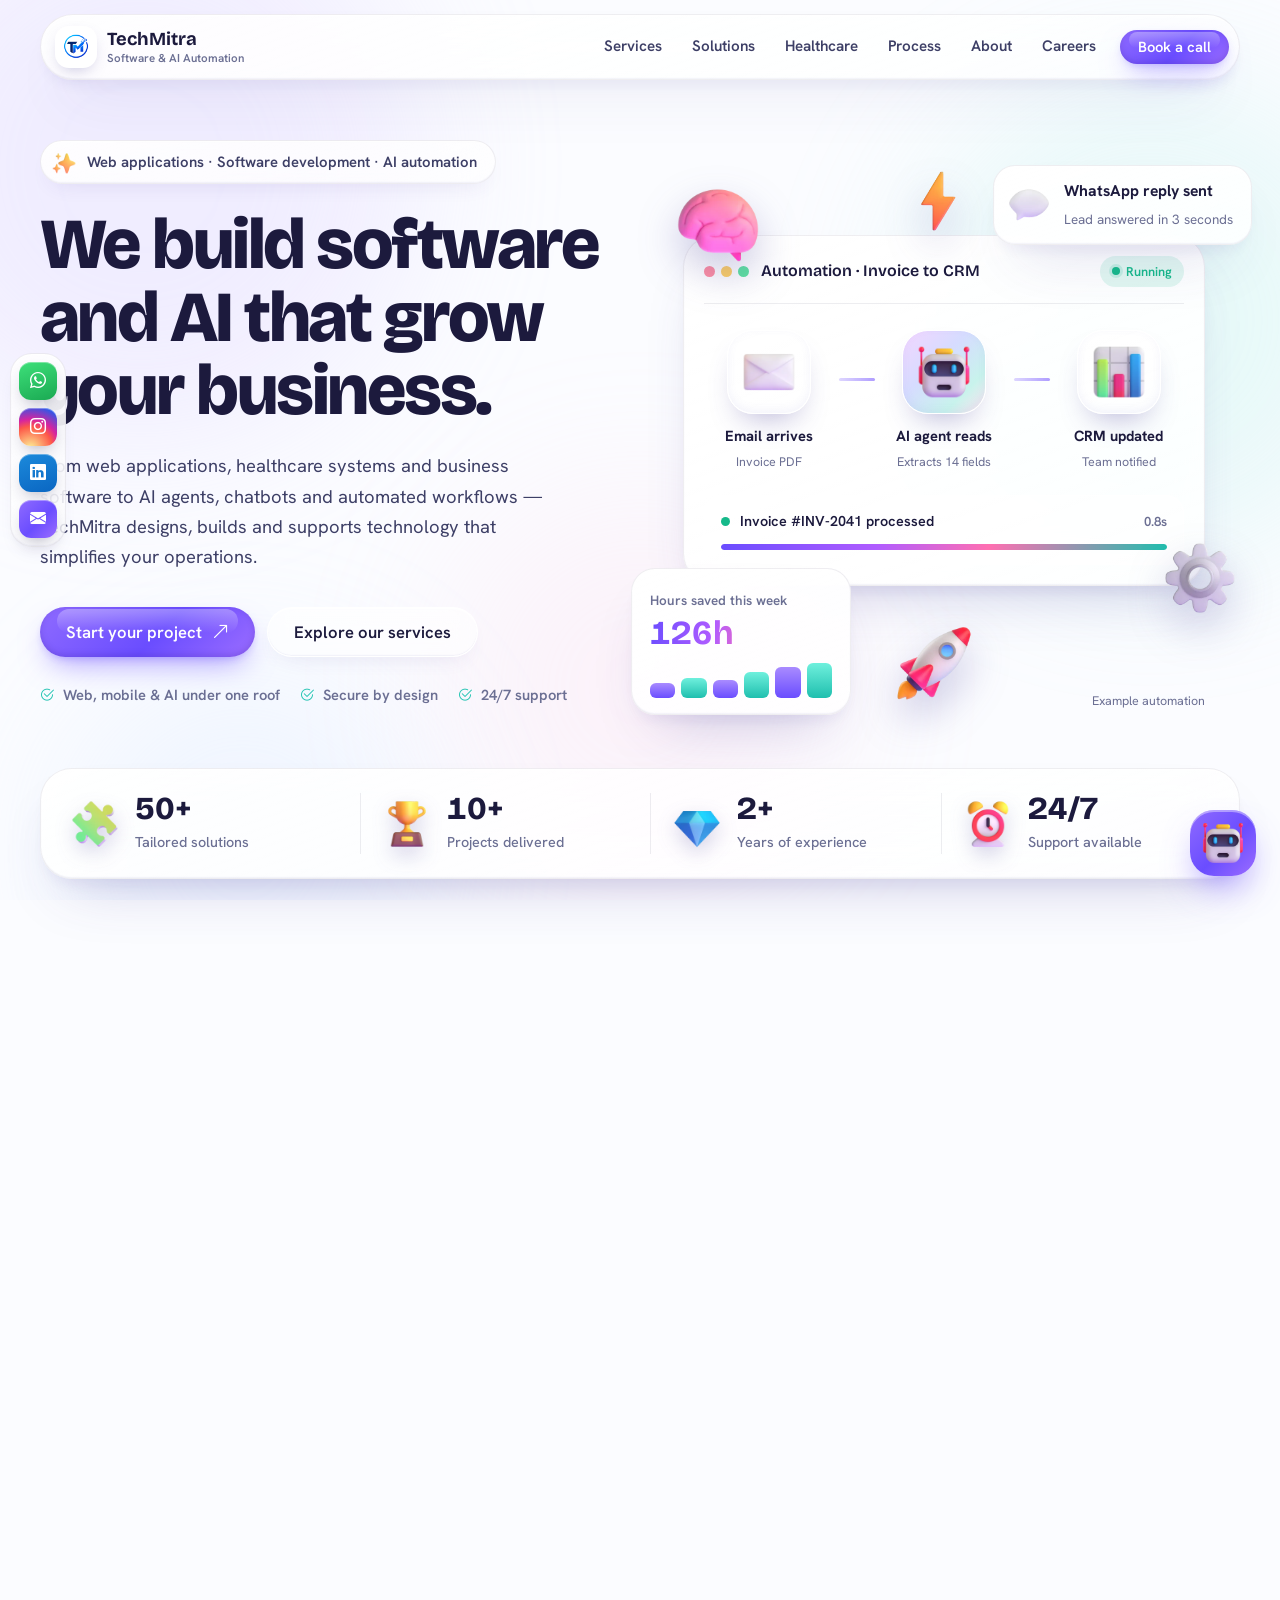
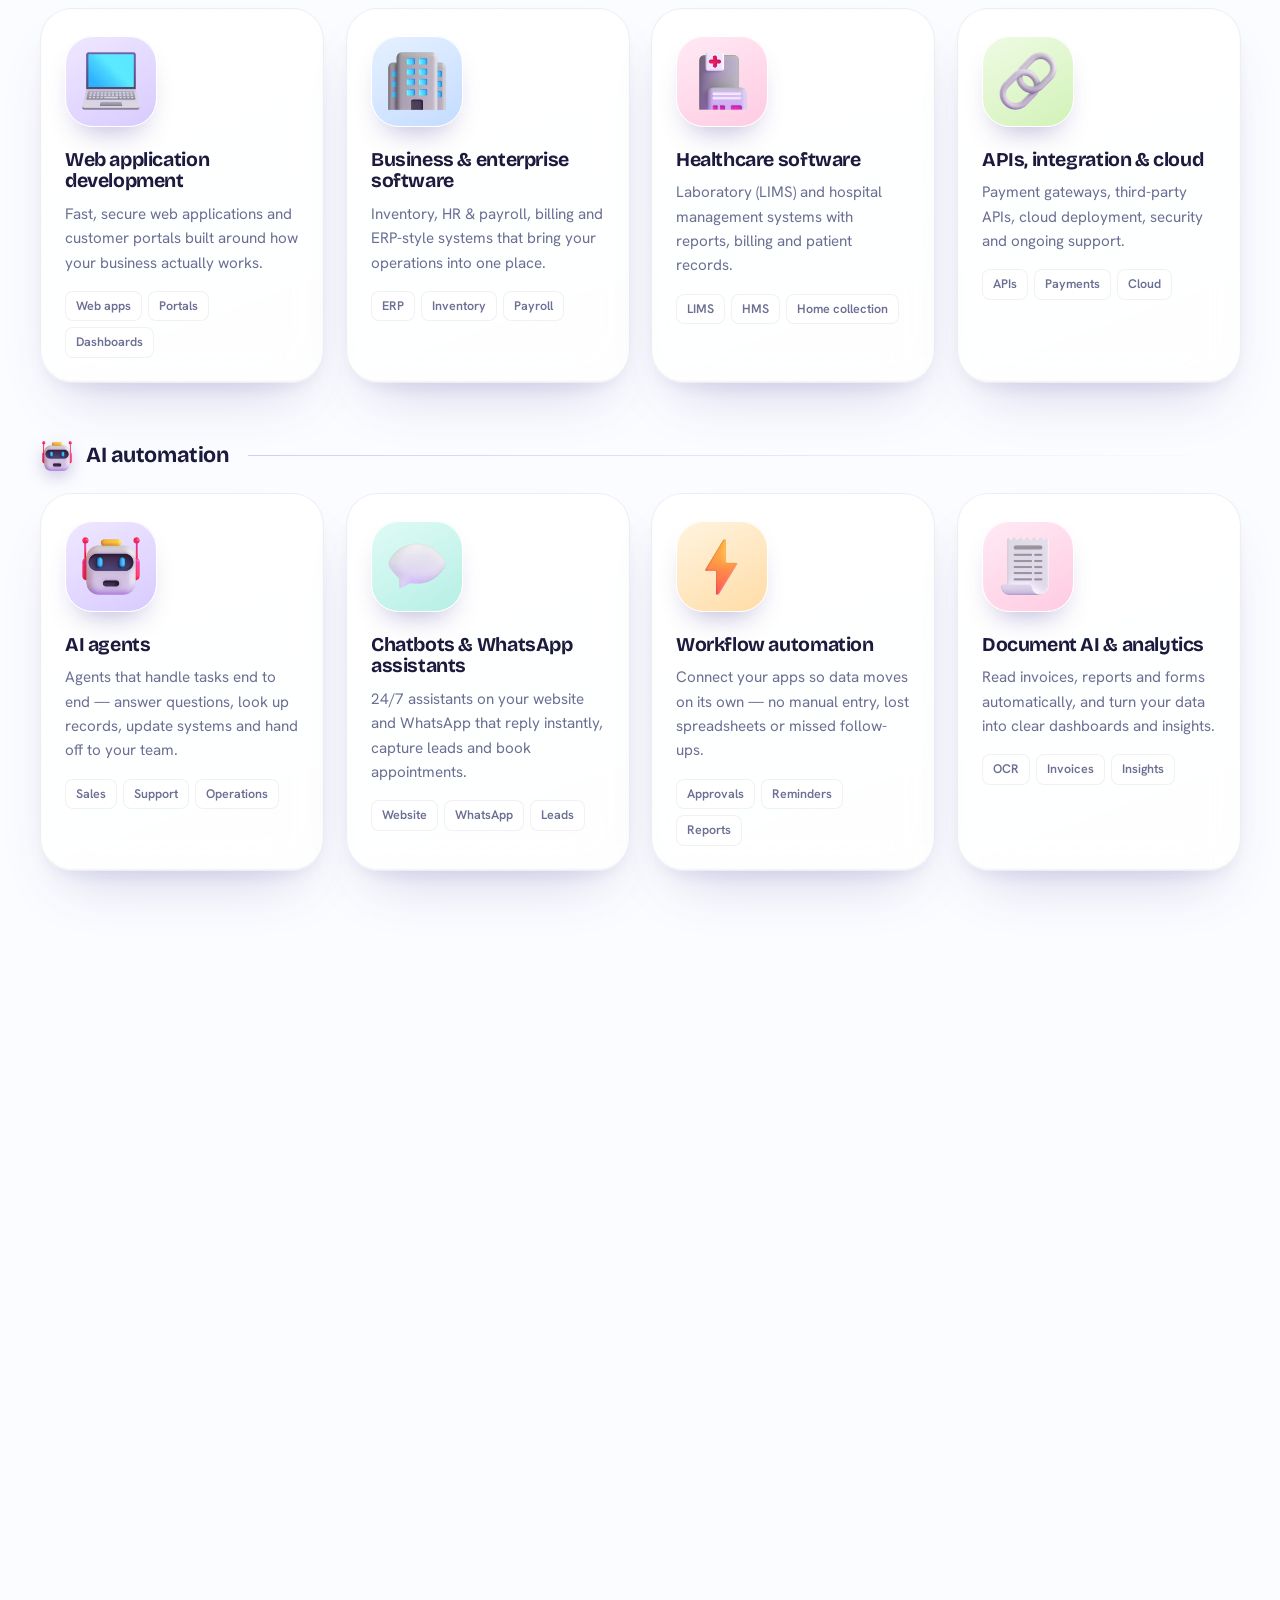
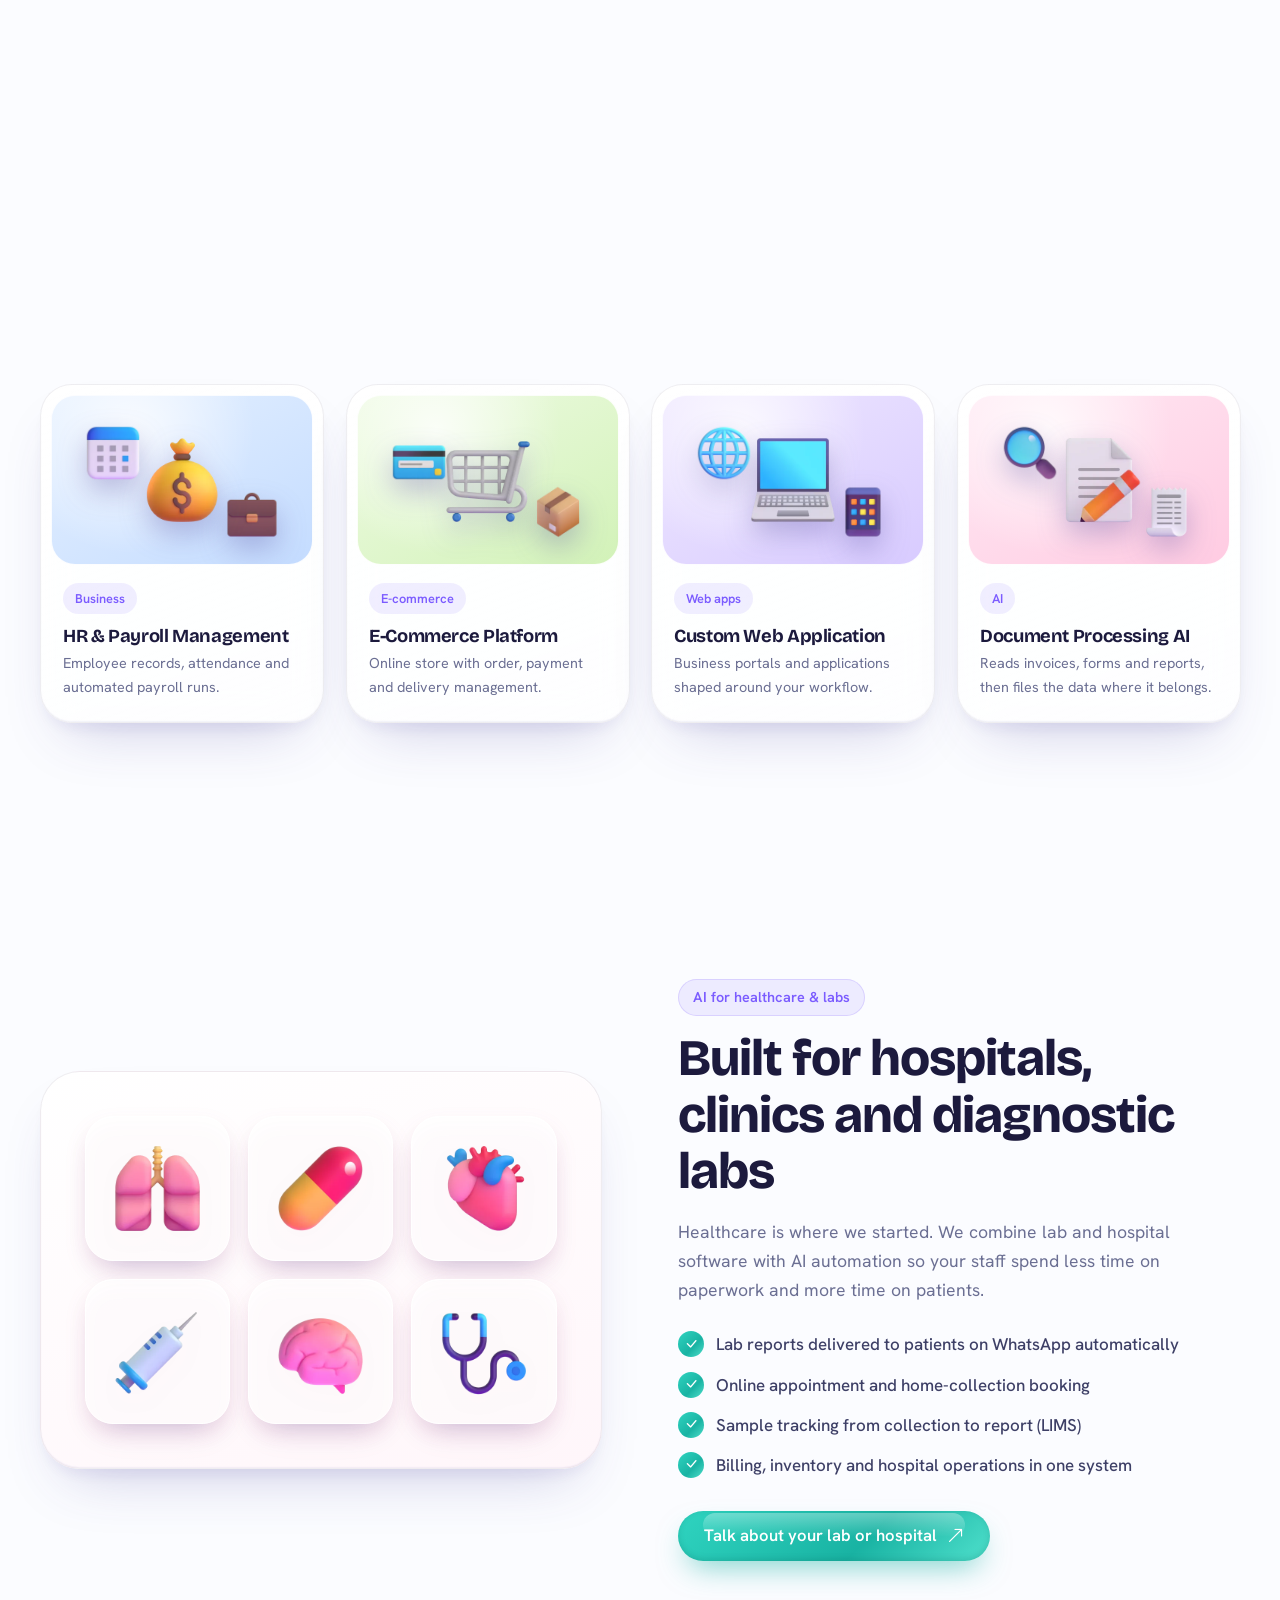
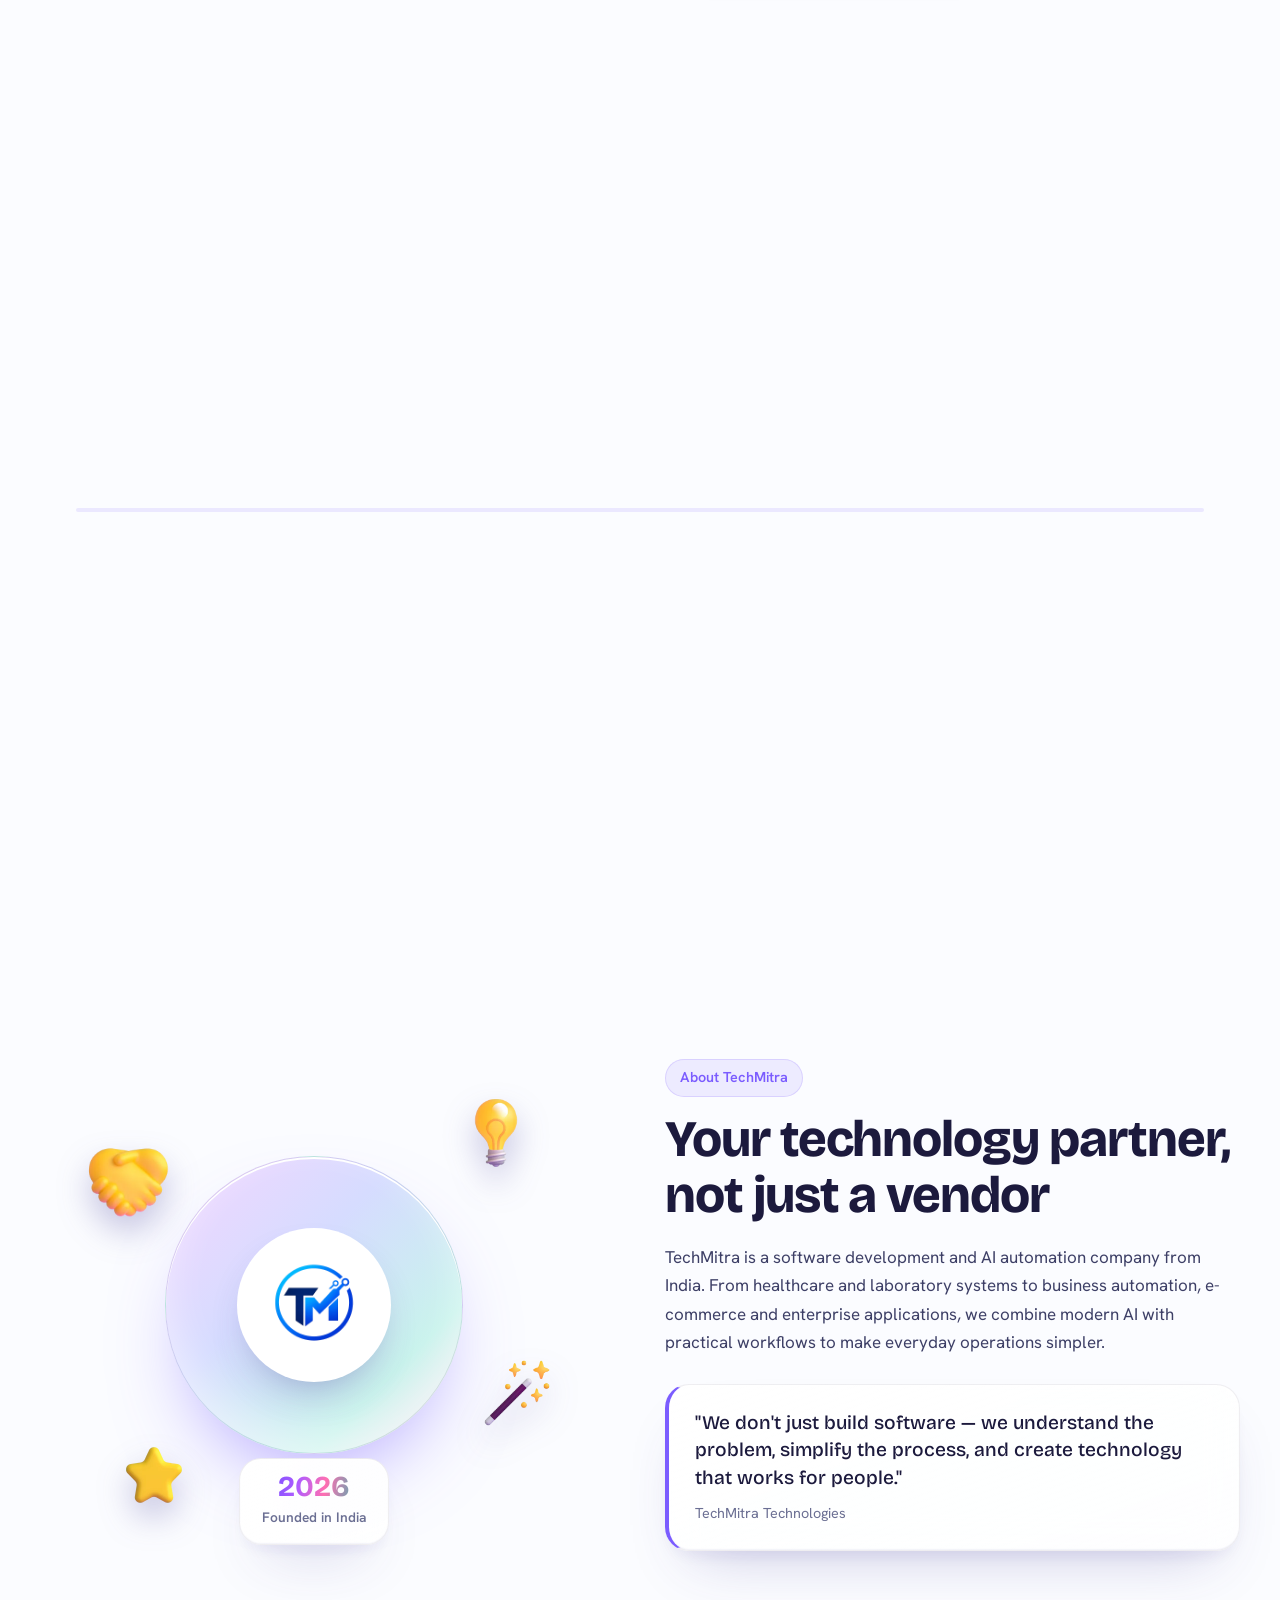
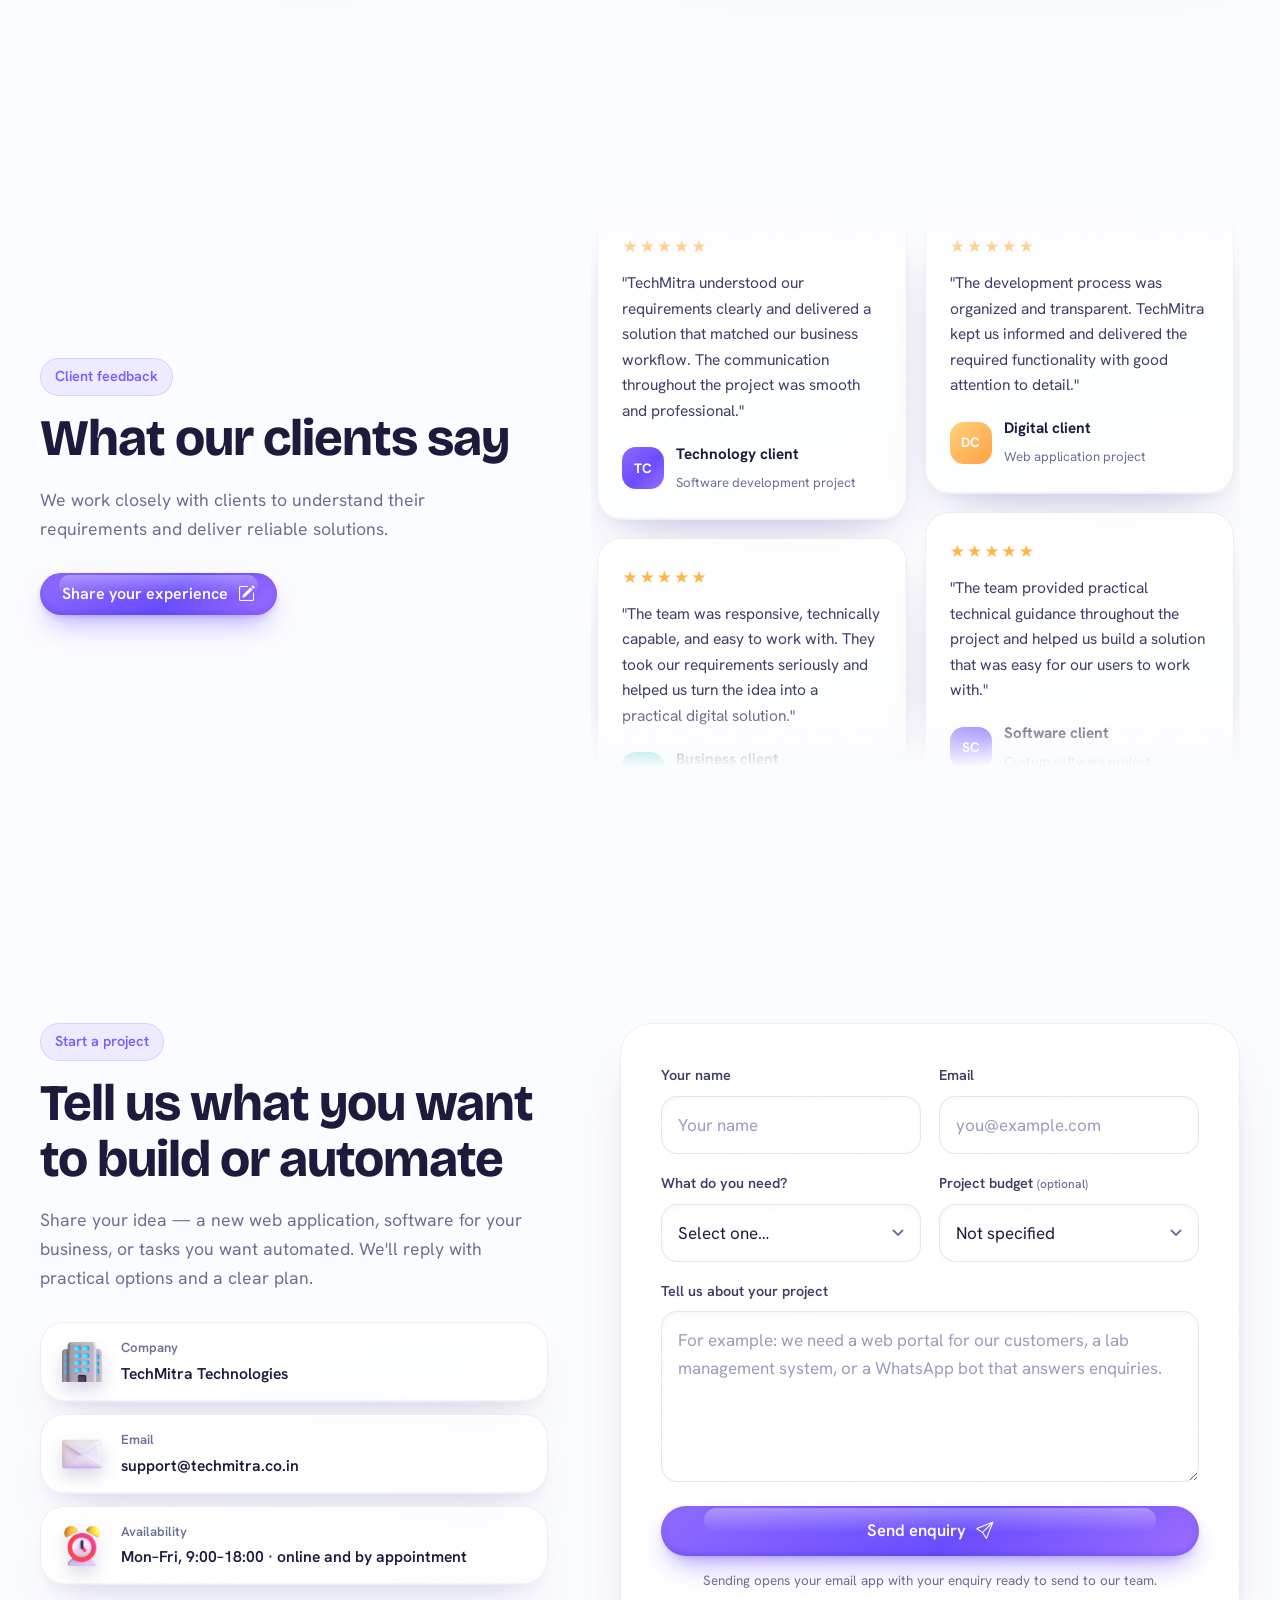
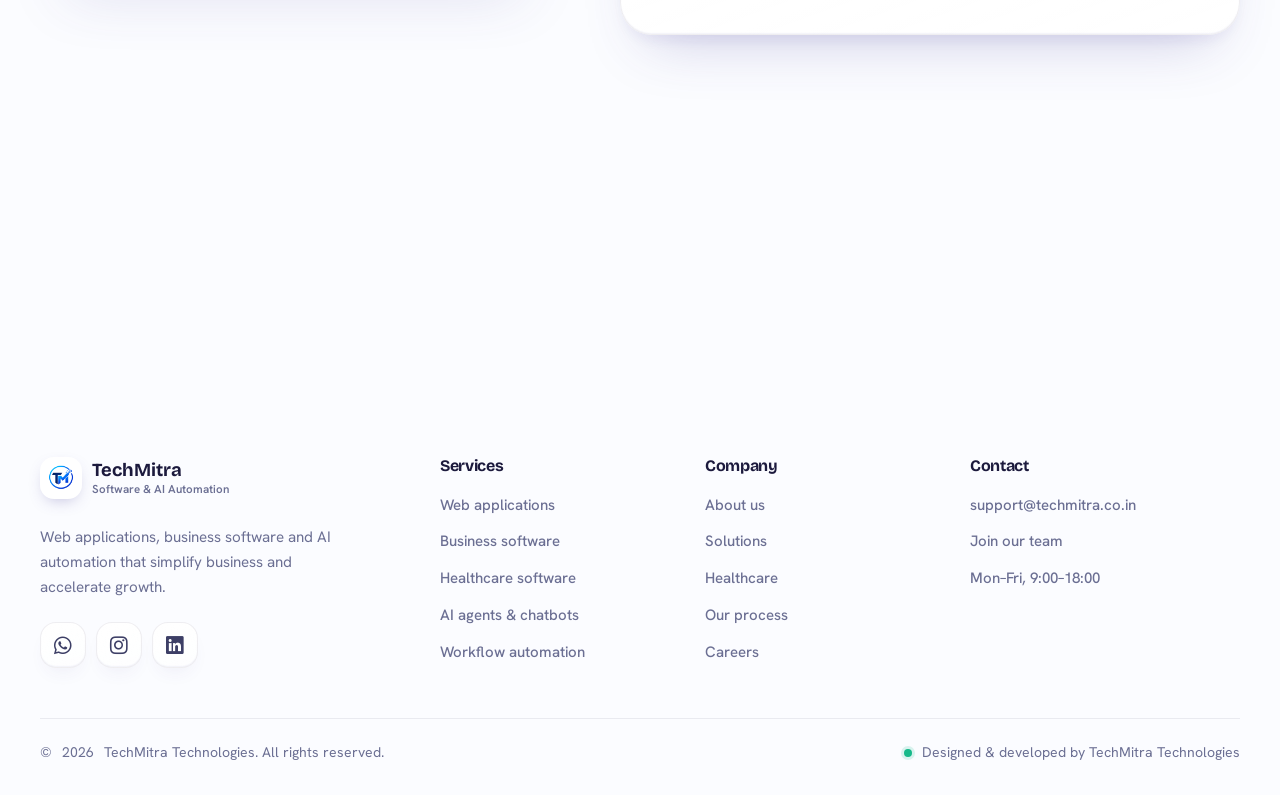
<file: index.html>
<!DOCTYPE html>
<html lang="en">
<head>
  <meta charset="UTF-8">
  <meta name="viewport" content="width=device-width, initial-scale=1.0">
  <title>TechMitra Technologies | Web Applications, Software Development & AI Automation</title>
  <meta name="description" content="TechMitra Technologies builds web applications, custom business software, healthcare systems (LIMS, HMS) and AI automation — AI agents, chatbots, WhatsApp assistants and automated workflows.">
  <meta name="keywords" content="AI automation agency, AI agents, AI chatbot, WhatsApp automation, workflow automation, document AI, LIMS, hospital management system, custom software development, TechMitra Technologies">
  <meta name="author" content="TechMitra Technologies">
  <meta name="theme-color" content="#fbfcff">
  <meta property="og:title" content="TechMitra Technologies | Web Applications, Software & AI Automation">
  <meta property="og:description" content="Web applications, business software and AI automation built around your business.">
  <meta property="og:type" content="website">
  <meta property="og:url" content="https://techmitra.co.in/">
  <meta property="og:image" content="https://techmitra.co.in/img/favicon.png">
  <link rel="icon" type="image/png" href="img/favicon.png">
  <link rel="apple-touch-icon" href="img/favicon.png">
  <link rel="preconnect" href="https://fonts.googleapis.com">
  <link rel="preconnect" href="https://fonts.gstatic.com" crossorigin>
  <link href="https://fonts.googleapis.com/css2?family=Bricolage+Grotesque:opsz,wght@12..96,400;12..96,500;12..96,600;12..96,700;12..96,800&family=Hanken+Grotesk:wght@400;500;600;700&display=swap" rel="stylesheet">
  <link rel="stylesheet" href="https://cdn.jsdelivr.net/npm/bootstrap-icons@1.13.1/font/bootstrap-icons.min.css">
  <link rel="stylesheet" href="css/style.css">
</head>
<body>

  <a class="skip-link" href="#main">Skip to content</a>

  <div class="aurora" aria-hidden="true">
    <span class="aurora__blob aurora__blob--a"></span>
    <span class="aurora__blob aurora__blob--b"></span>
    <span class="aurora__blob aurora__blob--c"></span>
    <span class="aurora__blob aurora__blob--d"></span>
  </div>

  <!-- ============ HEADER ============ -->
  <header class="nav" id="siteHeader">
    <div class="nav__bar glass">
      <a class="brand" href="#top" aria-label="TechMitra Technologies — home">
        <img src="img/favicon.png" alt="" class="brand__logo" width="40" height="40">
        <span class="brand__text">TechMitra <small>Software &amp; AI Automation</small></span>
      </a>

      <nav class="nav__links" id="mainNav" aria-label="Primary">
        <span class="nav__indicator" id="navIndicator" aria-hidden="true"></span>
        <a href="#services">Services</a>
        <a href="#Solutions">Solutions</a>
        <a href="#healthcare">Healthcare</a>
        <a href="#process">Process</a>
        <a href="#studio">About</a>
        <a href="careers.html">Careers</a>
        <a href="#contact" class="btn btn--primary btn--sm nav__cta">Book a call</a>
      </nav>

      <button class="nav__toggle" id="navToggle" aria-label="Open menu" aria-expanded="false" aria-controls="mainNav">
        <span></span><span></span><span></span>
      </button>
    </div>
  </header>
  <div class="nav-backdrop" id="navBackdrop" hidden></div>

  <main id="main">

    <!-- ============ HERO ============ -->
    <section class="hero" id="top">
      <div class="container hero__grid">
        <div class="hero__copy">
          <p class="pill-label glass" data-intro>
            <img src="img/3d/sparkles.webp" alt="" width="22" height="22">
            Web applications · Software development · AI automation
          </p>

          <h1 class="hero__title" data-intro>We build software and AI that grow your business.</h1>

          <p class="hero__lead" data-intro>
            From web applications, healthcare systems and business software to AI agents, chatbots and automated workflows — TechMitra designs, builds and supports technology that simplifies your operations.
          </p>

          <div class="hero__actions" data-intro>
            <a href="#contact" class="btn btn--primary btn--lg">Start your project <i class="bi bi-arrow-up-right"></i></a>
            <a href="#services" class="btn btn--glass btn--lg">Explore our services</a>
          </div>

          <ul class="hero__proof" data-intro>
            <li><i class="bi bi-check2-circle"></i> Web, mobile &amp; AI under one roof</li>
            <li><i class="bi bi-check2-circle"></i> Secure by design</li>
            <li><i class="bi bi-check2-circle"></i> 24/7 support</li>
          </ul>
        </div>

        <!-- Spatial glass scene -->
        <div class="scene" id="scene" aria-hidden="true">
          <div class="scene__window glass glass--hi" data-depth="10">
            <div class="window__bar">
              <span class="dots"><i></i><i></i><i></i></span>
              <strong>Automation · Invoice to CRM</strong>
              <span class="chip chip--live"><span class="live-dot"></span> Running</span>
            </div>

            <div class="flow">
              <div class="flow__node">
                <span class="flow__icon"><img src="img/3d/envelope.webp" alt=""></span>
                <strong>Email arrives</strong>
                <small>Invoice PDF</small>
              </div>
              <span class="flow__link"><i></i></span>
              <div class="flow__node flow__node--ai">
                <span class="flow__icon"><img src="img/3d/robot.webp" alt=""></span>
                <strong>AI agent reads</strong>
                <small>Extracts 14 fields</small>
              </div>
              <span class="flow__link"><i></i></span>
              <div class="flow__node">
                <span class="flow__icon"><img src="img/3d/chart.webp" alt=""></span>
                <strong>CRM updated</strong>
                <small>Team notified</small>
              </div>
            </div>

            <div class="window__log">
              <div class="log-row"><span class="log-dot log-dot--ok"></span><span id="logText">Invoice #INV-2041 processed</span><b id="logTime">0.8s</b></div>
              <div class="log-progress"><span></span></div>
            </div>
          </div>

          <div class="scene__toast glass glass--hi" data-depth="24">
            <img src="img/3d/chat.webp" alt="">
            <div>
              <strong>WhatsApp reply sent</strong>
              <span>Lead answered in 3 seconds</span>
            </div>
          </div>

          <div class="scene__stat glass glass--hi" data-depth="18">
            <span>Hours saved this week</span>
            <strong><span data-ticker="126">126</span>h</strong>
            <div class="mini-bars"><i style="--h:40%"></i><i style="--h:55%"></i><i style="--h:48%"></i><i style="--h:70%"></i><i style="--h:82%"></i><i style="--h:94%"></i></div>
          </div>

          <img class="float3d float3d--brain" src="img/3d/brain.webp" alt="" data-depth="34">
          <img class="float3d float3d--bolt" src="img/3d/bolt.webp" alt="" data-depth="40">
          <img class="float3d float3d--gear" src="img/3d/gear.webp" alt="" data-depth="28">
          <img class="float3d float3d--rocket" src="img/3d/rocket.webp" alt="" data-depth="46">

          <p class="scene__caption">Example automation</p>
        </div>
      </div>

      <div class="container">
        <div class="stats glass" data-reveal>
          <div class="stat"><img src="img/3d/puzzle.webp" alt="" width="52" height="52"><div><strong><span class="counter" data-target="50">0</span>+</strong><span>Tailored solutions</span></div></div>
          <div class="stat"><img src="img/3d/trophy.webp" alt="" width="52" height="52"><div><strong><span class="counter" data-target="10">0</span>+</strong><span>Projects delivered</span></div></div>
          <div class="stat"><img src="img/3d/gem.webp" alt="" width="52" height="52"><div><strong><span class="counter" data-target="2">0</span>+</strong><span>Years of experience</span></div></div>
          <div class="stat"><img src="img/3d/clock.webp" alt="" width="52" height="52"><div><strong>24/7</strong><span>Support available</span></div></div>
        </div>
      </div>
    </section>

    <!-- ============ TRUSTED ============ -->
    <section class="trusted" aria-label="Trusted by">
      <p class="trusted__title" data-reveal>Supporting businesses across healthcare, enterprise software and digital automation</p>
      <div class="marquee" data-reveal>
        <div class="marquee__track">
          <img src="img/medicore.png" alt="MediCore">
          <img src="img/nexasoft.png" alt="NexaSoft">
          <img src="img/datasphere.png" alt="DataSphere">
          <img src="img/cloudaxis.png" alt="CloudAxis">
          <img src="img/vertexone.png" alt="VertexOne">
          <img src="img/medicore.png" alt="" aria-hidden="true">
          <img src="img/nexasoft.png" alt="" aria-hidden="true">
          <img src="img/datasphere.png" alt="" aria-hidden="true">
          <img src="img/cloudaxis.png" alt="" aria-hidden="true">
          <img src="img/vertexone.png" alt="" aria-hidden="true">
        </div>
      </div>
    </section>

    <!-- ============ SERVICES ============ -->
    <section class="section" id="services" aria-label="Our services">
      <div class="container">
        <div class="section__head section__head--center" data-reveal>
          <p class="kicker">What we do</p>
          <h2 class="section__title">Web applications, software and AI automation</h2>
          <p class="section__lead">One team for everything you need — we design and develop your applications, then use AI to automate the repetitive work around them.</p>
        </div>

        <h3 class="group-title" data-reveal><img src="img/3d/laptop.webp" alt="" width="34" height="34"> Web &amp; software development</h3>
        <div class="services">
          <article class="service glass tilt" data-reveal>
            <span class="service__art service__art--violet"><img src="img/3d/laptop.webp" alt="" loading="lazy"></span>
            <h3>Web application development</h3>
            <p>Fast, secure web applications and customer portals built around how your business actually works.</p>
            <ul class="tags"><li>Web apps</li><li>Portals</li><li>Dashboards</li></ul>
          </article>
          <article class="service glass tilt" data-reveal>
            <span class="service__art service__art--sky"><img src="img/3d/office.webp" alt="" loading="lazy"></span>
            <h3>Business &amp; enterprise software</h3>
            <p>Inventory, HR &amp; payroll, billing and ERP-style systems that bring your operations into one place.</p>
            <ul class="tags"><li>ERP</li><li>Inventory</li><li>Payroll</li></ul>
          </article>
          <article class="service glass tilt" data-reveal>
            <span class="service__art service__art--pink"><img src="img/3d/hospital.webp" alt="" loading="lazy"></span>
            <h3>Healthcare software</h3>
            <p>Laboratory (LIMS) and hospital management systems with reports, billing and patient records.</p>
            <ul class="tags"><li>LIMS</li><li>HMS</li><li>Home collection</li></ul>
          </article>
          <article class="service glass tilt" data-reveal>
            <span class="service__art service__art--lime"><img src="img/3d/link.webp" alt="" loading="lazy"></span>
            <h3>APIs, integration &amp; cloud</h3>
            <p>Payment gateways, third-party APIs, cloud deployment, security and ongoing support.</p>
            <ul class="tags"><li>APIs</li><li>Payments</li><li>Cloud</li></ul>
          </article>
        </div>

        <h3 class="group-title" data-reveal><img src="img/3d/robot.webp" alt="" width="34" height="34"> AI automation</h3>
        <div class="services">
          <article class="service glass tilt" data-reveal>
            <span class="service__art service__art--violet"><img src="img/3d/robot.webp" alt="" loading="lazy"></span>
            <h3>AI agents</h3>
            <p>Agents that handle tasks end to end — answer questions, look up records, update systems and hand off to your team.</p>
            <ul class="tags"><li>Sales</li><li>Support</li><li>Operations</li></ul>
          </article>
          <article class="service glass tilt" data-reveal>
            <span class="service__art service__art--teal"><img src="img/3d/chat.webp" alt="" loading="lazy"></span>
            <h3>Chatbots &amp; WhatsApp assistants</h3>
            <p>24/7 assistants on your website and WhatsApp that reply instantly, capture leads and book appointments.</p>
            <ul class="tags"><li>Website</li><li>WhatsApp</li><li>Leads</li></ul>
          </article>
          <article class="service glass tilt" data-reveal>
            <span class="service__art service__art--amber"><img src="img/3d/bolt.webp" alt="" loading="lazy"></span>
            <h3>Workflow automation</h3>
            <p>Connect your apps so data moves on its own — no manual entry, lost spreadsheets or missed follow-ups.</p>
            <ul class="tags"><li>Approvals</li><li>Reminders</li><li>Reports</li></ul>
          </article>
          <article class="service glass tilt" data-reveal>
            <span class="service__art service__art--pink"><img src="img/3d/receipt.webp" alt="" loading="lazy"></span>
            <h3>Document AI &amp; analytics</h3>
            <p>Read invoices, reports and forms automatically, and turn your data into clear dashboards and insights.</p>
            <ul class="tags"><li>OCR</li><li>Invoices</li><li>Insights</li></ul>
          </article>
        </div>
      </div>
    </section>

    <!-- ============ RESULTS ============ -->
    <section class="results" aria-label="What changes for your business">
      <div class="container">
        <div class="results__panel glass glass--hi" data-reveal>
          <div class="result"><img src="img/3d/hourglass.webp" alt="" loading="lazy"><strong>Hours back every week</strong><span>Repetitive tasks run on their own</span></div>
          <div class="result"><img src="img/3d/bolt.webp" alt="" loading="lazy"><strong>Instant replies</strong><span>Customers answered day and night</span></div>
          <div class="result"><img src="img/3d/target.webp" alt="" loading="lazy"><strong>Fewer errors</strong><span>No more copy-paste mistakes</span></div>
          <div class="result"><img src="img/3d/rocket.webp" alt="" loading="lazy"><strong>Grow without hiring</strong><span>Systems that scale with you</span></div>
        </div>
      </div>
    </section>

    <!-- ============ SOLUTIONS ============ -->
    <section class="section" id="Solutions" aria-label="Our solutions">
      <div class="container">
        <div class="section__head section__head--split">
          <div data-reveal>
            <p class="kicker">Our solutions</p>
            <h2 class="section__title">Projects &amp; systems we develop</h2>
          </div>
          <div class="filters glass" id="projectFilters" role="group" aria-label="Filter solutions by type" data-reveal>
            <span class="filters__pill" id="filterPill" aria-hidden="true"></span>
            <button class="filter-btn is-active" data-filter="all" aria-pressed="true">All</button>
            <button class="filter-btn" data-filter="ai" aria-pressed="false">AI</button>
            <button class="filter-btn" data-filter="healthcare" aria-pressed="false">Healthcare</button>
            <button class="filter-btn" data-filter="business" aria-pressed="false">Business</button>
            <button class="filter-btn" data-filter="web" aria-pressed="false">Web &amp; e-commerce</button>
          </div>
        </div>

        <div class="projects" id="projectsGrid">
          <article class="project glass tilt" data-category="ai" data-reveal>
            <div class="project__art project__art--violet"><img src="img/3d/robot.webp" alt="" class="a1" loading="lazy"><img src="img/3d/chat.webp" alt="" class="a2" loading="lazy"><img src="img/3d/telephone.webp" alt="" class="a3" loading="lazy"></div>
            <div class="project__body"><span class="tag">AI</span><h3>AI Customer Support Agent</h3><p>Answers customers on website and WhatsApp, books appointments and escalates to your team.</p></div>
          </article>
          <article class="project glass tilt" data-category="healthcare" data-reveal>
            <div class="project__art project__art--teal"><img src="img/3d/testtube.webp" alt="" class="a1" loading="lazy"><img src="img/3d/microscope.webp" alt="" class="a2" loading="lazy"><img src="img/3d/dna.webp" alt="" class="a3" loading="lazy"></div>
            <div class="project__body"><span class="tag">LIMS</span><h3>Laboratory Management System</h3><p>Sample tracking, automated reports and billing for diagnostic labs.</p></div>
          </article>
          <article class="project glass tilt" data-category="healthcare" data-reveal>
            <div class="project__art project__art--pink"><img src="img/3d/stethoscope.webp" alt="" class="a1" loading="lazy"><img src="img/3d/hospital.webp" alt="" class="a2" loading="lazy"><img src="img/3d/heart.webp" alt="" class="a3" loading="lazy"></div>
            <div class="project__body"><span class="tag">Healthcare</span><h3>Hospital Management System</h3><p>Hospital operations, patient records and appointments in one place.</p></div>
          </article>
          <article class="project glass tilt" data-category="business" data-reveal>
            <div class="project__art project__art--amber"><img src="img/3d/package.webp" alt="" class="a1" loading="lazy"><img src="img/3d/filebox.webp" alt="" class="a2" loading="lazy"><img src="img/3d/clipboard.webp" alt="" class="a3" loading="lazy"></div>
            <div class="project__body"><span class="tag">Enterprise</span><h3>Inventory Management System</h3><p>Stock, purchase and warehouse control with low-stock alerts.</p></div>
          </article>
          <article class="project glass tilt" data-category="business" data-reveal>
            <div class="project__art project__art--sky"><img src="img/3d/money.webp" alt="" class="a1" loading="lazy"><img src="img/3d/calendar.webp" alt="" class="a2" loading="lazy"><img src="img/3d/briefcase.webp" alt="" class="a3" loading="lazy"></div>
            <div class="project__body"><span class="tag">Business</span><h3>HR &amp; Payroll Management</h3><p>Employee records, attendance and automated payroll runs.</p></div>
          </article>
          <article class="project glass tilt" data-category="web" data-reveal>
            <div class="project__art project__art--lime"><img src="img/3d/cart.webp" alt="" class="a1" loading="lazy"><img src="img/3d/card.webp" alt="" class="a2" loading="lazy"><img src="img/3d/package.webp" alt="" class="a3" loading="lazy"></div>
            <div class="project__body"><span class="tag">E-commerce</span><h3>E-Commerce Platform</h3><p>Online store with order, payment and delivery management.</p></div>
          </article>
          <article class="project glass tilt" data-category="web" data-reveal>
            <div class="project__art project__art--violet"><img src="img/3d/laptop.webp" alt="" class="a1" loading="lazy"><img src="img/3d/globe.webp" alt="" class="a2" loading="lazy"><img src="img/3d/phone.webp" alt="" class="a3" loading="lazy"></div>
            <div class="project__body"><span class="tag">Web apps</span><h3>Custom Web Application</h3><p>Business portals and applications shaped around your workflow.</p></div>
          </article>
          <article class="project glass tilt" data-category="ai" data-reveal>
            <div class="project__art project__art--pink"><img src="img/3d/memo.webp" alt="" class="a1" loading="lazy"><img src="img/3d/search.webp" alt="" class="a2" loading="lazy"><img src="img/3d/receipt.webp" alt="" class="a3" loading="lazy"></div>
            <div class="project__body"><span class="tag">AI</span><h3>Document Processing AI</h3><p>Reads invoices, forms and reports, then files the data where it belongs.</p></div>
          </article>
        </div>
        <p id="filterEmpty" class="empty" hidden>No solutions in this category yet. Choose another filter or <a href="#contact">tell us what you need</a>.</p>
      </div>
    </section>

    <!-- ============ HEALTHCARE ============ -->
    <section class="section" id="healthcare" aria-label="AI for healthcare and labs">
      <div class="container health">
        <div class="health__art glass glass--hi" data-reveal aria-hidden="true">
          <img src="img/3d/lungs.webp" alt="" style="--i:0">
          <img src="img/3d/pill.webp" alt="" style="--i:1">
          <img src="img/3d/heart.webp" alt="" style="--i:2">
          <img src="img/3d/syringe.webp" alt="" style="--i:3">
          <img src="img/3d/brain.webp" alt="" style="--i:4">
          <img src="img/3d/stethoscope.webp" alt="" style="--i:5">
        </div>
        <div class="health__copy" data-reveal>
          <p class="kicker">AI for healthcare &amp; labs</p>
          <h2 class="section__title">Built for hospitals, clinics and diagnostic labs</h2>
          <p class="section__lead">Healthcare is where we started. We combine lab and hospital software with AI automation so your staff spend less time on paperwork and more time on patients.</p>
          <ul class="checks">
            <li><i class="bi bi-check-lg"></i> Lab reports delivered to patients on WhatsApp automatically</li>
            <li><i class="bi bi-check-lg"></i> Online appointment and home-collection booking</li>
            <li><i class="bi bi-check-lg"></i> Sample tracking from collection to report (LIMS)</li>
            <li><i class="bi bi-check-lg"></i> Billing, inventory and hospital operations in one system</li>
          </ul>
          <a href="#contact" class="btn btn--teal btn--lg">Talk about your lab or hospital <i class="bi bi-arrow-up-right"></i></a>
        </div>
      </div>
    </section>

    <!-- ============ PROCESS ============ -->
    <section class="section" id="process" aria-label="How we work">
      <div class="container">
        <div class="section__head section__head--center" data-reveal>
          <p class="kicker">How we work</p>
          <h2 class="section__title">From first call to working automation</h2>
          <p class="section__lead">A clear, step-by-step process — you see progress at every stage.</p>
        </div>

        <div class="timeline" id="timeline">
          <div class="timeline__rail" aria-hidden="true"><span class="timeline__fill" id="timelineFill"></span></div>
          <article class="step" data-reveal>
            <span class="step__node">1</span>
            <div class="step__card glass tilt">
              <img src="img/3d/search.webp" alt="" loading="lazy">
              <h3>Discover</h3>
              <p>We map your workflows and find the tasks worth automating first.</p>
            </div>
          </article>
          <article class="step" data-reveal>
            <span class="step__node">2</span>
            <div class="step__card glass tilt">
              <img src="img/3d/puzzle.webp" alt="" loading="lazy">
              <h3>Design</h3>
              <p>We plan the AI agents, integrations, data flow and security before building.</p>
            </div>
          </article>
          <article class="step" data-reveal>
            <span class="step__node">3</span>
            <div class="step__card glass tilt">
              <img src="img/3d/tools.webp" alt="" loading="lazy">
              <h3>Build &amp; test</h3>
              <p>We build in stages and test with your real data so it works on day one.</p>
            </div>
          </article>
          <article class="step" data-reveal>
            <span class="step__node">4</span>
            <div class="step__card glass tilt">
              <img src="img/3d/rocket.webp" alt="" loading="lazy">
              <h3>Launch &amp; improve</h3>
              <p>We deploy, train your team, monitor results and keep improving.</p>
            </div>
          </article>
        </div>
      </div>
    </section>

    <!-- ============ ABOUT ============ -->
    <section class="section" id="studio" aria-label="About TechMitra">
      <div class="container about">
        <div class="about__art" data-reveal aria-hidden="true">
          <div class="about__orb glass glass--hi">
            <img src="img/favicon.png" alt="" class="about__logo">
          </div>
          <img src="img/3d/handshake.webp" alt="" class="about__f about__f--1">
          <img src="img/3d/bulb.webp" alt="" class="about__f about__f--2">
          <img src="img/3d/wand.webp" alt="" class="about__f about__f--3">
          <img src="img/3d/star.webp" alt="" class="about__f about__f--4">
          <div class="about__badge glass glass--hi"><strong>2026</strong><span>Founded in India</span></div>
        </div>

        <div class="about__body" data-reveal>
          <p class="kicker">About TechMitra</p>
          <h2 class="section__title">Your technology partner, not just a vendor</h2>
          <p>TechMitra is a software development and AI automation company from India. From healthcare and laboratory systems to business automation, e-commerce and enterprise applications, we combine modern AI with practical workflows to make everyday operations simpler.</p>
          <blockquote class="quote glass">
            <p>"We don't just build software — we understand the problem, simplify the process, and create technology that works for people."</p>
            <cite>TechMitra Technologies</cite>
          </blockquote>
        </div>
      </div>
    </section>

    <!-- ============ TESTIMONIALS ============ -->
    <section class="section" aria-label="Client feedback">
      <div class="container voices">
        <div class="voices__intro" data-reveal>
          <p class="kicker">Client feedback</p>
          <h2 class="section__title">What our clients say</h2>
          <p class="section__lead">We work closely with clients to understand their requirements and deliver reliable solutions.</p>
          <button type="button" class="btn btn--primary" id="tmClientShareBtn">Share your experience <i class="bi bi-pencil-square"></i></button>
        </div>

        <div class="voices__wall" data-reveal>
          <div class="voices__col">
            <div class="voices__track">
              <article class="voice glass"><div class="stars">★★★★★</div><p>"TechMitra understood our requirements clearly and delivered a solution that matched our business workflow. The communication throughout the project was smooth and professional."</p><footer><span class="avatar">TC</span><div><strong>Technology client</strong><span>Software development project</span></div></footer></article>
              <article class="voice glass"><div class="stars">★★★★★</div><p>"The team was responsive, technically capable, and easy to work with. They took our requirements seriously and helped us turn the idea into a practical digital solution."</p><footer><span class="avatar avatar--teal">BC</span><div><strong>Business client</strong><span>Enterprise software project</span></div></footer></article>
              <article class="voice glass"><div class="stars">★★★★★</div><p>"From planning and development to testing and support, TechMitra maintained a clear and professional approach. The team was flexible when our requirements evolved."</p><footer><span class="avatar avatar--pink">PC</span><div><strong>Project client</strong><span>Digital solutions project</span></div></footer></article>
            </div>
          </div>
          <div class="voices__col voices__col--down">
            <div class="voices__track">
              <article class="voice glass"><div class="stars">★★★★★</div><p>"The development process was organized and transparent. TechMitra kept us informed and delivered the required functionality with good attention to detail."</p><footer><span class="avatar avatar--amber">DC</span><div><strong>Digital client</strong><span>Web application project</span></div></footer></article>
              <article class="voice glass"><div class="stars">★★★★★</div><p>"The team provided practical technical guidance throughout the project and helped us build a solution that was easy for our users to work with."</p><footer><span class="avatar">SC</span><div><strong>Software client</strong><span>Custom software project</span></div></footer></article>
            </div>
          </div>
        </div>
      </div>
    </section>

    <!-- ============ CONTACT ============ -->
    <section class="section" id="contact" aria-label="Contact TechMitra Technologies">
      <div class="container contact">
        <div class="contact__info" data-reveal>
          <p class="kicker">Start a project</p>
          <h2 class="section__title">Tell us what you want to build or automate</h2>
          <p class="section__lead">Share your idea — a new web application, software for your business, or tasks you want automated. We'll reply with practical options and a clear plan.</p>
          <ul class="contact__list">
            <li class="glass"><img src="img/3d/office.webp" alt="" width="46" height="46"><div><span>Company</span><strong>TechMitra Technologies</strong></div></li>
            <li class="glass"><img src="img/3d/envelope.webp" alt="" width="46" height="46"><div><span>Email</span><strong><a href="mailto:support@techmitra.co.in">support@techmitra.co.in</a></strong></div></li>
            <li class="glass"><img src="img/3d/clock.webp" alt="" width="46" height="46"><div><span>Availability</span><strong>Mon–Fri, 9:00–18:00 · online and by appointment</strong></div></li>
          </ul>
        </div>

        <div class="contact__form glass glass--hi" data-reveal>
          <form id="contactForm" novalidate>
            <div class="form-grid">
              <div class="field">
                <label for="cf-name">Your name</label>
                <input type="text" id="cf-name" name="name" placeholder="Your name" autocomplete="name" required maxlength="100">
                <span class="field__error">Enter your name.</span>
              </div>
              <div class="field">
                <label for="cf-email">Email</label>
                <input type="email" id="cf-email" name="email" placeholder="you@example.com" autocomplete="email" required maxlength="150">
                <span class="field__error">Enter a valid email address.</span>
              </div>
              <div class="field">
                <label for="cf-type">What do you need?</label>
                <select id="cf-type" name="type" required>
                  <option value="">Select one…</option>
                  <option>Web Application Development</option>
                  <option>Business / Enterprise Software</option>
                  <option>AI Agent / Chatbot</option>
                  <option>WhatsApp Automation</option>
                  <option>Workflow Automation</option>
                  <option>Document AI</option>
                  <option>Healthcare / Lab Software</option>
                                    <option>API &amp; System Integration</option>
                  <option>Other</option>
                </select>
                <span class="field__error">Choose a service.</span>
              </div>
              <div class="field">
                <label for="cf-budget">Project budget <small>(optional)</small></label>
                <select id="cf-budget" name="budget">
                  <option value="">Not specified</option>
                  <option>Not decided yet</option>
                  <option>Under ₹1 Lakh</option>
                  <option>₹1 Lakh – ₹5 Lakhs</option>
                  <option>₹5 Lakhs – ₹10 Lakhs</option>
                  <option>₹10 Lakhs+</option>
                </select>
              </div>
              <div class="field field--full">
                <label for="cf-message">Tell us about your project</label>
                <textarea id="cf-message" name="message" rows="5" maxlength="2000" placeholder="For example: we need a web portal for our customers, a lab management system, or a WhatsApp bot that answers enquiries." required></textarea>
                <span class="field__error">Add a few details (at least 10 characters).</span>
              </div>
            </div>
            <button type="submit" class="btn btn--primary btn--lg btn--block">Send enquiry <i class="bi bi-send"></i></button>
            <p class="form-note">Sending opens your email app with your enquiry ready to send to our team.</p>
            <div class="form-success" id="formSuccess" role="status" aria-live="polite">
              <i class="bi bi-check2-circle"></i>
              <span>Your email app is opening with the enquiry. Press send there and we'll reply as soon as possible.</span>
            </div>
          </form>
        </div>
      </div>
    </section>
  </main>

  <!-- ============ FOOTER ============ -->
  <footer class="footer">
    <div class="container">
      <div class="footer__cta glass glass--hi" data-reveal>
        <img src="img/3d/rocket.webp" alt="" class="footer__rocket" aria-hidden="true">
        <div>
          <h2>Have a project in mind?</h2>
          <p>Web app, business software or AI automation — let's plan it together.</p>
        </div>
        <a href="#contact" class="btn btn--primary btn--lg">Book a free call <i class="bi bi-arrow-up-right"></i></a>
      </div>

      <div class="footer__main">
        <div class="footer__brand">
          <a href="#top" class="brand" aria-label="TechMitra Technologies">
            <img src="img/favicon.png" alt="" class="brand__logo" width="40" height="40">
            <span class="brand__text">TechMitra <small>Software &amp; AI Automation</small></span>
          </a>
          <p>Web applications, business software and AI automation that simplify business and accelerate growth.</p>
          <div class="socials">
            <a href="https://wa.me/91XXXXXXXXXX" target="_blank" rel="noopener noreferrer" aria-label="WhatsApp" class="glass"><i class="bi bi-whatsapp"></i></a>
            <a href="https://www.instagram.com/techmitratechnologies" target="_blank" rel="noopener noreferrer" aria-label="Instagram" class="glass"><i class="bi bi-instagram"></i></a>
            <a href="https://www.linkedin.com/company/techmitra-technologies" target="_blank" rel="noopener noreferrer" aria-label="LinkedIn" class="glass"><i class="bi bi-linkedin"></i></a>
          </div>
        </div>
        <div class="footer__col">
          <h4>Services</h4>
          <a href="#services">Web applications</a>
          <a href="#services">Business software</a>
          <a href="#healthcare">Healthcare software</a>
          <a href="#services">AI agents &amp; chatbots</a>
          <a href="#services">Workflow automation</a>
        </div>
        <div class="footer__col">
          <h4>Company</h4>
          <a href="#studio">About us</a>
          <a href="#Solutions">Solutions</a>
          <a href="#healthcare">Healthcare</a>
          <a href="#process">Our process</a>
          <a href="careers.html">Careers</a>
        </div>
        <div class="footer__col">
          <h4>Contact</h4>
          <a href="mailto:support@techmitra.co.in">support@techmitra.co.in</a>
          <a href="careers.html">Join our team</a>
          <span>Mon–Fri, 9:00–18:00</span>
        </div>
      </div>

      <div class="footer__bottom">
        <span>© <span id="footerYear">2026</span> TechMitra Technologies. All rights reserved.</span>
        <span><span class="live-dot"></span> Designed &amp; developed by TechMitra Technologies</span>
      </div>
    </div>
  </footer>

  <nav class="dock glass" aria-label="Contact and social links">
    <a href="https://wa.me/91XXXXXXXXXX" target="_blank" rel="noopener noreferrer" aria-label="WhatsApp" data-label="Chat on WhatsApp" class="dock__wa"><i class="bi bi-whatsapp"></i></a>
    <a href="https://www.instagram.com/techmitratechnologies" target="_blank" rel="noopener noreferrer" aria-label="Instagram" data-label="Follow on Instagram" class="dock__ig"><i class="bi bi-instagram"></i></a>
    <a href="https://www.linkedin.com/company/techmitra-technologies" target="_blank" rel="noopener noreferrer" aria-label="LinkedIn" data-label="Connect on LinkedIn" class="dock__in"><i class="bi bi-linkedin"></i></a>
    <a href="mailto:support@techmitra.co.in" aria-label="Email" data-label="support@techmitra.co.in" class="dock__mail"><i class="bi bi-envelope-fill"></i></a>
  </nav>

  <nav class="rail" id="sectionRail" aria-label="Page sections">
    <span class="rail__line" aria-hidden="true"><span class="rail__fill" id="railFill"></span></span>
    <a href="#top" data-label="Home"><i></i></a>
    <a href="#services" data-label="Services"><i></i></a>
    <a href="#Solutions" data-label="Projects"><i></i></a>
    <a href="#healthcare" data-label="Healthcare"><i></i></a>
    <a href="#process" data-label="Process"><i></i></a>
    <a href="#studio" data-label="About"><i></i></a>
    <a href="#contact" data-label="Contact"><i></i></a>
  </nav>

  <button class="to-top glass" id="toTop" aria-label="Back to top"><i class="bi bi-arrow-up"></i></button>

  <!-- ============ FEEDBACK MODAL ============ -->
  <div class="modal" id="tmFeedbackOverlay" aria-hidden="true">
    <div class="modal__box glass glass--hi" role="dialog" aria-modal="true" aria-labelledby="feedbackTitle">
      <button type="button" class="modal__close" id="tmFeedbackClose" aria-label="Close feedback form"><i class="bi bi-x-lg"></i></button>
      <img src="img/3d/star.webp" alt="" class="modal__art" width="64" height="64">
      <h3 id="feedbackTitle">Share your feedback</h3>
      <p>We'd love to hear about your experience working with us.</p>
      <form id="tmFeedbackForm" novalidate>
        <div class="field">
          <label for="tmFeedbackName">Your name</label>
          <input type="text" id="tmFeedbackName" name="name" placeholder="Enter your name" maxlength="100" required>
        </div>
        <div class="field">
          <label id="ratingLabel">Rating</label>
          <div class="rating" id="tmFeedbackStars" role="radiogroup" aria-labelledby="ratingLabel">
            <button type="button" data-rating="1" aria-label="1 star">★</button>
            <button type="button" data-rating="2" aria-label="2 stars">★</button>
            <button type="button" data-rating="3" aria-label="3 stars">★</button>
            <button type="button" data-rating="4" aria-label="4 stars">★</button>
            <button type="button" data-rating="5" aria-label="5 stars">★</button>
          </div>
          <input type="hidden" id="tmFeedbackRating" name="rating" value="">
        </div>
        <div class="field">
          <label for="tmFeedbackType">Project type <small>(optional)</small></label>
          <select id="tmFeedbackType" name="projectType">
            <option value="">Select project type</option>
            <option>AI Automation</option>
            <option>Web Development</option>
            <option>Software Development</option>
            <option>Healthcare Software</option>
            <option>API Integration</option>
            <option>Other</option>
          </select>
        </div>
        <div class="field">
          <label for="tmFeedbackMessage">Your feedback</label>
          <textarea id="tmFeedbackMessage" name="feedback" rows="4" maxlength="1000" placeholder="Tell us about your experience…" required></textarea>
        </div>
        <p class="form-error" id="feedbackError" role="alert"></p>
        <div class="modal__actions">
          <button type="button" class="btn btn--glass" id="tmFeedbackCancel">Cancel</button>
          <button type="submit" class="btn btn--primary">Send feedback <i class="bi bi-send"></i></button>
        </div>
      </form>
    </div>
  </div>

  <!-- ============ CHATBOT ============ -->
  <div class="chat" id="tmChatbot">
    <button class="chat__launcher" id="tmChatbotButton" type="button" aria-label="Open TechMitra assistant" aria-expanded="false">
      <img src="img/3d/robot.webp" alt="" class="chat__icon-open">
      <i class="bi bi-x-lg chat__icon-close"></i>
      <span class="chat__ping"></span>
    </button>

    <div class="chat__window glass glass--hi" id="tmChatbotWindow" aria-hidden="true">
      <div class="chat__head">
        <span class="chat__avatar"><img src="img/3d/robot.webp" alt=""></span>
        <div>
          <strong>TechMitra Assistant</strong>
          <span><span class="live-dot"></span> Online</span>
        </div>
        <button class="chat__close" id="tmChatbotClose" type="button" aria-label="Close assistant"><i class="bi bi-dash-lg"></i></button>
      </div>
      <div class="chat__messages" id="tmChatbotMessages">
        <div class="msg msg--bot"><div class="msg__bubble"><p>Hello! 👋 Welcome to <strong>TechMitra</strong>. What would you like to build or automate?</p></div></div>
        <div class="chat__quick">
          <button type="button" data-chat="I want a web application developed.">Web application</button>
          <button type="button" data-chat="I want to know about your AI automation services.">AI automation</button>
          <button type="button" data-chat="I want a chatbot or WhatsApp assistant.">Chatbot / WhatsApp</button>
          <button type="button" data-chat="I want to know about your healthcare solutions.">Healthcare</button>
          <button type="button" data-chat="I want to contact TechMitra.">Contact us</button>
        </div>
      </div>
      <form class="chat__input" id="tmChatbotForm">
        <input type="text" id="tmChatbotInput" placeholder="Type your message…" autocomplete="off" maxlength="500" aria-label="Message">
        <button type="submit" aria-label="Send message"><i class="bi bi-send-fill"></i></button>
      </form>
    </div>
  </div>

  <script src="js/main.js"></script>
</body>
</html>
</file>
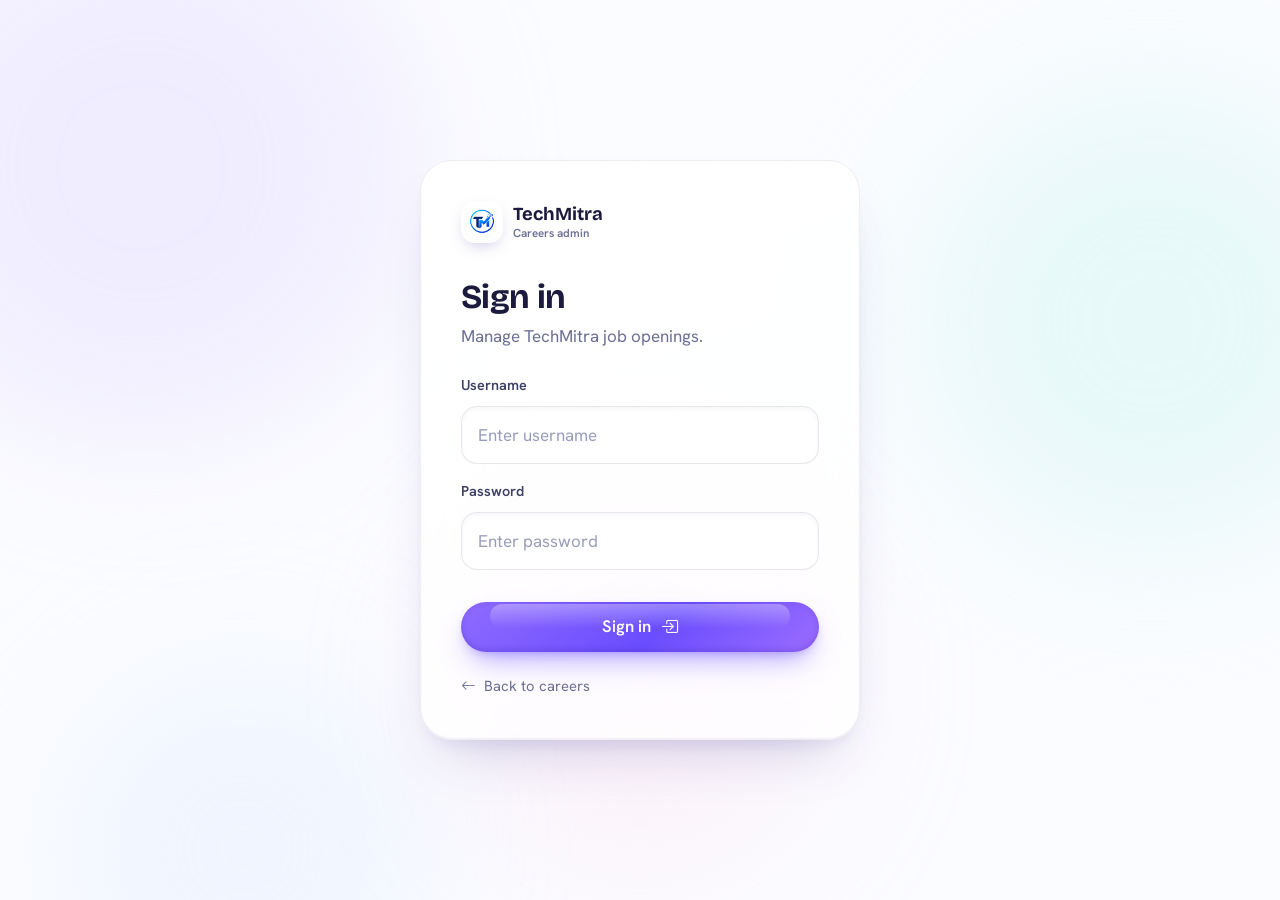
<file: admin.html>
<!DOCTYPE html>
<html lang="en">
<head>
  <meta charset="UTF-8">
  <meta name="viewport" content="width=device-width, initial-scale=1.0">
  <meta name="robots" content="noindex, nofollow">
  <title>Careers Admin | TechMitra</title>
  <meta name="theme-color" content="#fbfcff">
  <link rel="icon" type="image/png" href="img/favicon.png">
  <link rel="preconnect" href="https://fonts.googleapis.com">
  <link rel="preconnect" href="https://fonts.gstatic.com" crossorigin>
  <link href="https://fonts.googleapis.com/css2?family=Bricolage+Grotesque:opsz,wght@12..96,400;12..96,500;12..96,600;12..96,700;12..96,800&family=Hanken+Grotesk:wght@400;500;600;700&display=swap" rel="stylesheet">
  <link rel="stylesheet" href="https://cdn.jsdelivr.net/npm/bootstrap-icons@1.13.1/font/bootstrap-icons.min.css">
  <link rel="stylesheet" href="css/style.css">
  <link rel="stylesheet" href="css/careers.css">
</head>
<body class="admin-page">
  <div class="aurora" aria-hidden="true">
    <span class="aurora__blob aurora__blob--a"></span>
    <span class="aurora__blob aurora__blob--b"></span>
    <span class="aurora__blob aurora__blob--c"></span>
    <span class="aurora__blob aurora__blob--d"></span>
  </div>

  <!-- Login -->
  <section id="adminLogin" class="admin-login">
    <div class="admin-login-card glass glass--strong">
      <a href="index.html" class="brand admin-logo">
        <img src="img/favicon.png" alt="" class="brand__logo" width="40" height="40">
        <span class="brand__text">TechMitra <small>Careers admin</small></span>
      </a>

      <div class="admin-login-heading">
        <h1>Sign in</h1>
        <p>Manage TechMitra job openings.</p>
      </div>

      <form id="adminLoginForm">
        <div class="field">
          <label for="adminUsername">Username</label>
          <input type="text" id="adminUsername" placeholder="Enter username" autocomplete="username" required>
        </div>
        <div class="field">
          <label for="adminPassword">Password</label>
          <input type="password" id="adminPassword" placeholder="Enter password" autocomplete="current-password" required>
        </div>
        <div id="adminLoginError" class="admin-error" role="alert"></div>
        <button type="submit" class="btn btn--primary btn--lg btn--block">Sign in <i class="bi bi-box-arrow-in-right"></i></button>
      </form>

      <a href="careers.html" class="admin-back"><i class="bi bi-arrow-left"></i> Back to careers</a>
    </div>
  </section>

  <!-- Dashboard -->
  <section id="adminDashboard" class="admin-dashboard" style="display:none;">
    <header class="nav is-scrolled">
      <div class="nav__bar glass">
        <a href="careers.html" class="brand">
          <img src="img/favicon.png" alt="" class="brand__logo" width="40" height="40">
          <span class="brand__text">TechMitra <small>Careers admin</small></span>
        </a>
        <div class="admin-header-actions">
          <a href="careers.html" target="_blank" class="btn btn--glass btn--sm"><i class="bi bi-box-arrow-up-right"></i> View careers</a>
          <button id="adminLogout" class="btn btn--glass btn--sm admin-logout"><i class="bi bi-box-arrow-right"></i> Log out</button>
        </div>
      </div>
    </header>

    <main class="container admin-main">
      <div class="admin-title-row">
        <div>
          <p class="kicker">Dashboard</p>
          <h1 class="section__title">Careers management</h1>
          <p class="section__lead">Manage your job openings from one place.</p>
        </div>
        <button id="newJobButton" class="btn btn--primary btn--lg"><i class="bi bi-plus-lg"></i> Add position</button>
      </div>

      <div class="admin-stats">
        <div class="admin-stat-card glass tilt"><img src="img/3d/briefcase.webp" alt=""><span>Total jobs</span><strong id="totalJobs">0</strong></div>
        <div class="admin-stat-card glass tilt"><img src="img/3d/satellite.webp" alt=""><span>Published</span><strong id="publishedJobs">0</strong></div>
        <div class="admin-stat-card glass tilt"><img src="img/3d/hourglass.webp" alt=""><span>Expired</span><strong id="expiredJobs">0</strong></div>
        <div class="admin-stat-card glass tilt"><img src="img/3d/memo.webp" alt=""><span>Drafts</span><strong id="draftJobs">0</strong></div>
      </div>

      <div class="admin-jobs-box glass">
        <div class="admin-box-heading">
          <h2>Job positions</h2>
          <p>Edit, publish or remove openings.</p>
        </div>
        <div class="admin-table-wrapper">
          <table class="admin-table">
            <thead>
              <tr><th>Position</th><th>Type</th><th>Location</th><th>Expiry</th><th>Status</th><th>Actions</th></tr>
            </thead>
            <tbody id="adminJobsTable"></tbody>
          </table>
        </div>
      </div>
    </main>
  </section>

  <!-- Job form -->
  <div class="admin-modal" id="jobFormModal">
    <div class="admin-modal-overlay" id="jobFormOverlay"></div>
    <div class="admin-form-box glass glass--strong" role="dialog" aria-modal="true" aria-labelledby="jobFormTitle">
      <button class="career-modal-close" id="jobFormClose" aria-label="Close"><i class="bi bi-x-lg"></i></button>
      <div class="admin-form-heading">
        <h2 id="jobFormTitle">Add New Position</h2>
        <p>Add the job details below.</p>
      </div>

      <form id="jobForm">
        <input type="hidden" id="editJobId">
        <div class="admin-form-grid">
          <div class="admin-field full"><label for="jobTitle">Job title *</label><input type="text" id="jobTitle" placeholder=".NET Developer" required></div>
          <div class="admin-field"><label for="jobType">Job type *</label>
            <select id="jobType" required>
              <option value="Full Time">Full Time</option>
              <option value="Part Time">Part Time</option>
              <option value="Internship">Internship</option>
            </select>
          </div>
          <div class="admin-field"><label for="jobLocation">Location *</label><input type="text" id="jobLocation" placeholder="Hyderabad / Remote" required></div>
          <div class="admin-field"><label for="jobExperience">Experience *</label><input type="text" id="jobExperience" placeholder="2 - 4 Years" required></div>
          <div class="admin-field"><label for="jobDepartment">Department</label><input type="text" id="jobDepartment" placeholder="Engineering"></div>
          <div class="admin-field"><label for="jobSalary">Salary</label><input type="text" id="jobSalary" placeholder="Competitive"></div>
          <div class="admin-field"><label for="jobExpiry">Application deadline *</label><input type="date" id="jobExpiry" required></div>
          <div class="admin-field full"><label for="jobEmail">Application email</label><input type="email" id="jobEmail" placeholder="careers@techmitra.co.in"></div>
          <div class="admin-field full"><label for="jobSkills">Skills</label><input type="text" id="jobSkills" placeholder="C#, ASP.NET Core, SQL Server, Angular"><small>Separate skills with commas.</small></div>
          <div class="admin-field full"><label for="jobShortDescription">Short description *</label><textarea id="jobShortDescription" rows="3" placeholder="Short description shown on the job card…" required></textarea></div>
          <div class="admin-field full"><label for="jobDescription">Job description *</label><textarea id="jobDescription" rows="6" placeholder="Describe the role…" required></textarea></div>
          <div class="admin-field full"><label for="jobResponsibilities">Responsibilities</label><textarea id="jobResponsibilities" rows="5" placeholder="Develop and maintain applications&#10;Work with APIs&#10;Fix bugs"></textarea><small>One responsibility per line.</small></div>
          <div class="admin-field full"><label for="jobRequirements">Requirements</label><textarea id="jobRequirements" rows="5" placeholder="Strong C# knowledge&#10;ASP.NET Core experience&#10;SQL Server knowledge"></textarea><small>One requirement per line.</small></div>
          <div class="admin-publish-field full">
            <label class="admin-checkbox"><input type="checkbox" id="jobPublished" checked><span>Publish this position</span></label>
          </div>
        </div>
        <div class="admin-form-actions">
          <button type="button" id="cancelJobForm" class="btn btn--glass">Cancel</button>
          <button type="submit" class="btn btn--primary">Save position</button>
        </div>
      </form>
    </div>
  </div>

  <script src="js/careers.js"></script>
  <script src="js/glass-fx.js"></script>
</body>
</html>
</file>
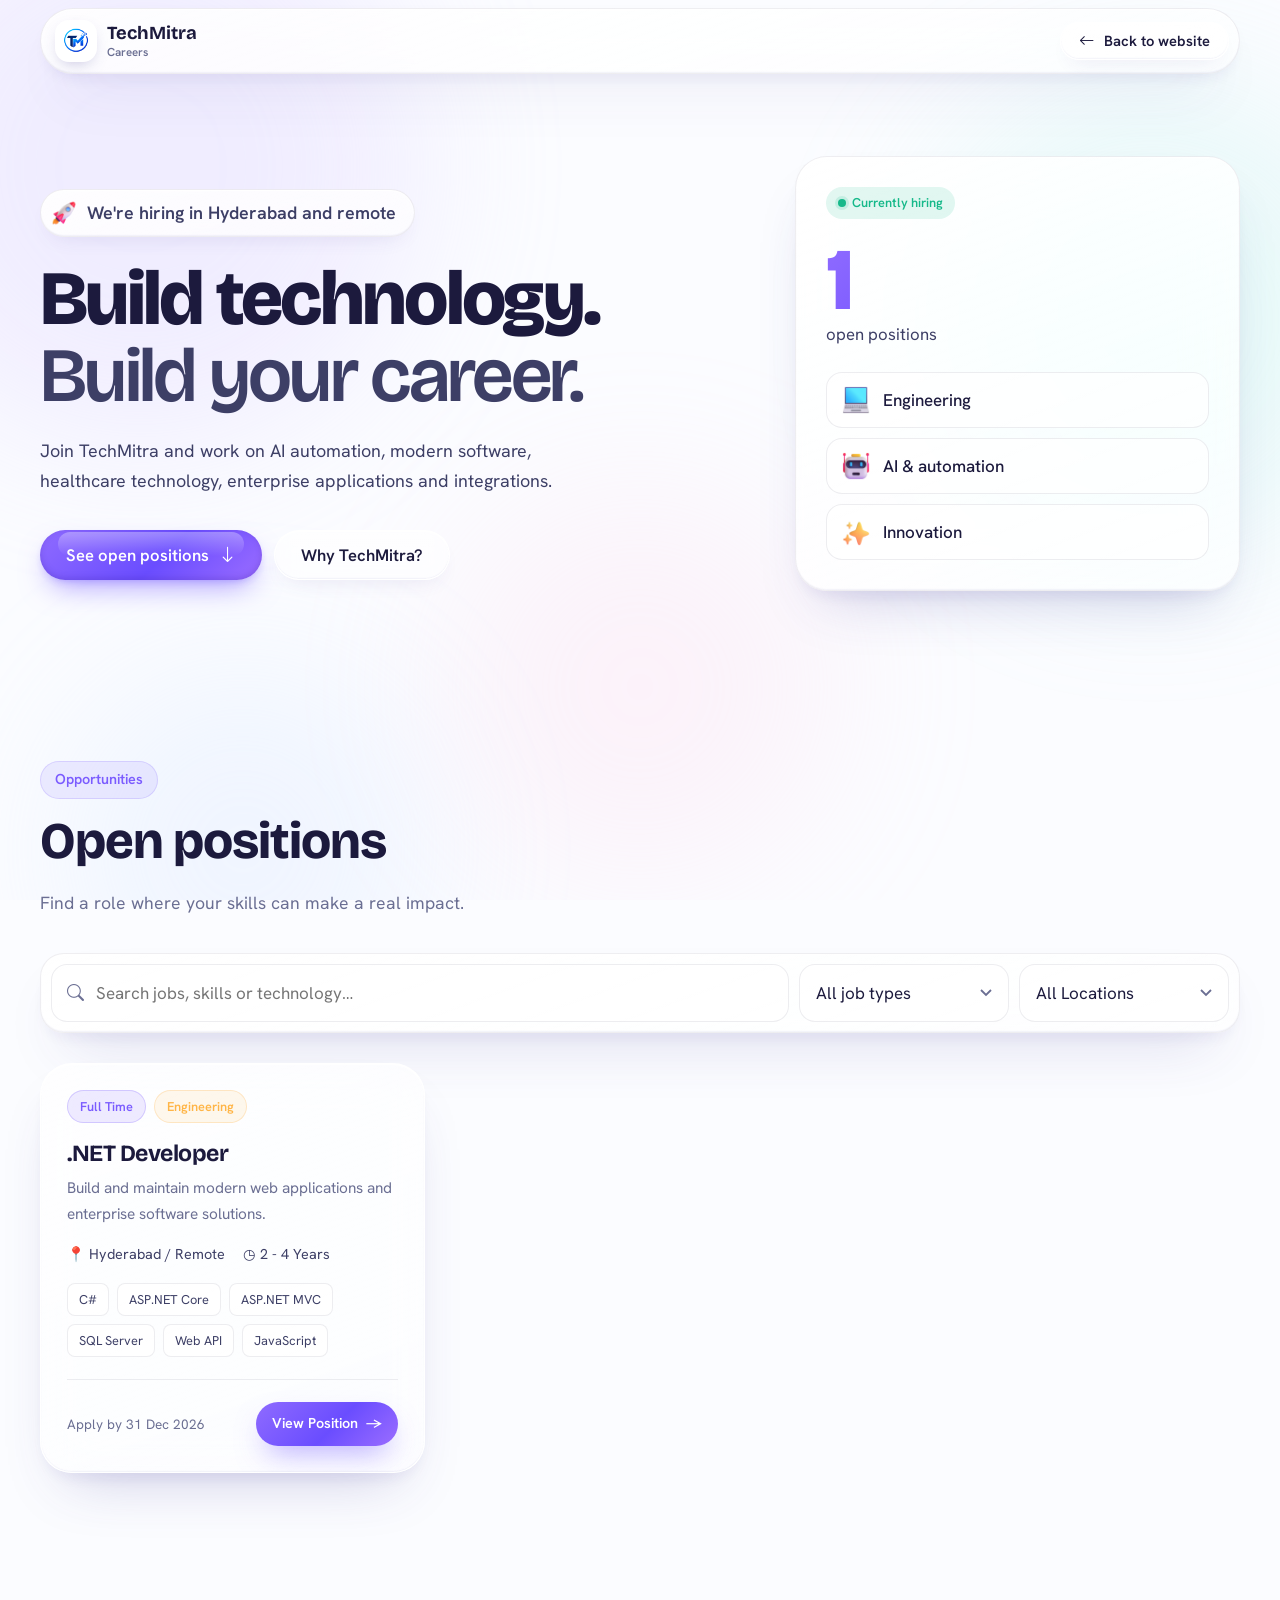
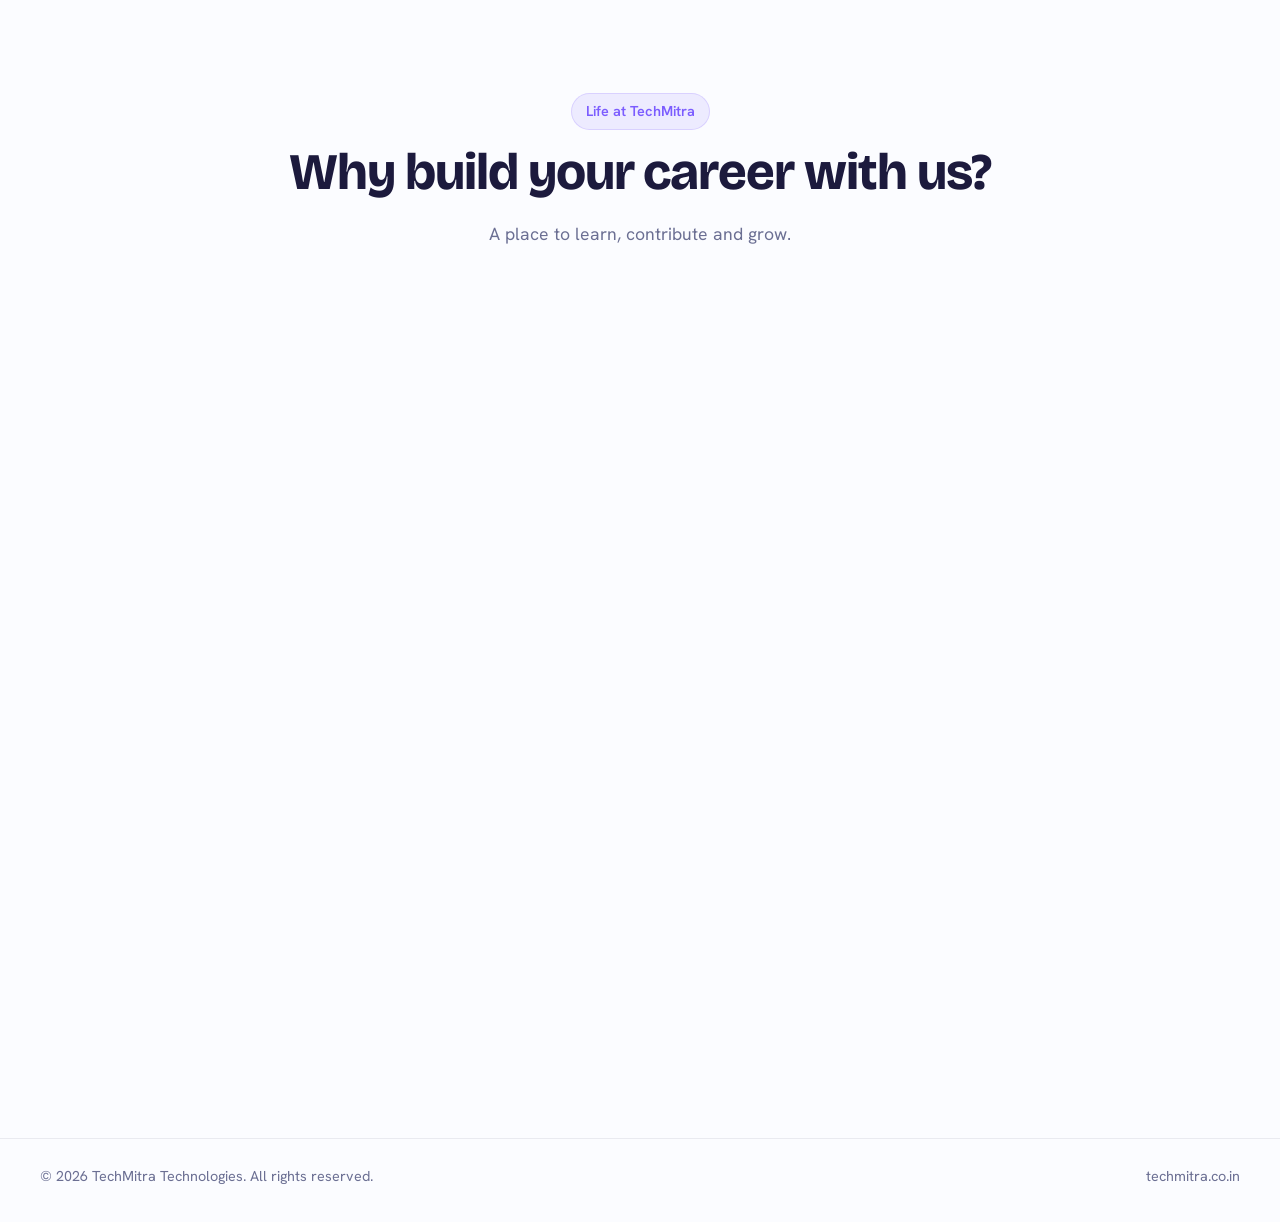
<file: careers.html>
<!DOCTYPE html>
<html lang="en">
<head>
  <meta charset="UTF-8">
  <meta name="viewport" content="width=device-width, initial-scale=1.0">
  <title>Careers | TechMitra Technologies</title>
  <meta name="description" content="Explore career opportunities at TechMitra Technologies — build modern software, healthcare technology and enterprise solutions with us.">
  <meta name="theme-color" content="#fbfcff">
  <link rel="icon" type="image/png" href="img/favicon.png">
  <link rel="preconnect" href="https://fonts.googleapis.com">
  <link rel="preconnect" href="https://fonts.gstatic.com" crossorigin>
  <link href="https://fonts.googleapis.com/css2?family=Bricolage+Grotesque:opsz,wght@12..96,400;12..96,500;12..96,600;12..96,700;12..96,800&family=Hanken+Grotesk:wght@400;500;600;700&display=swap" rel="stylesheet">
  <link rel="stylesheet" href="https://cdn.jsdelivr.net/npm/bootstrap-icons@1.13.1/font/bootstrap-icons.min.css">
  <link rel="stylesheet" href="css/style.css">
  <link rel="stylesheet" href="css/careers.css">
</head>
<body class="career-page">
  <a class="skip-link" href="#openPositions">Skip to open positions</a>

  <div class="aurora" aria-hidden="true">
    <span class="aurora__blob aurora__blob--a"></span>
    <span class="aurora__blob aurora__blob--b"></span>
    <span class="aurora__blob aurora__blob--c"></span>
    <span class="aurora__blob aurora__blob--d"></span>
  </div>

  <header class="nav is-scrolled">
    <div class="nav__bar glass">
      <a class="brand" href="index.html" aria-label="TechMitra Technologies — home">
        <img src="img/favicon.png" alt="" class="brand__logo" width="40" height="40">
        <span class="brand__text">TechMitra <small>Careers</small></span>
      </a>
      <a href="index.html" class="btn btn--glass btn--sm"><i class="bi bi-arrow-left"></i> Back to website</a>
    </div>
  </header>

  <section class="career-hero">
    <div class="container career-hero__grid">
      <div class="career-hero__copy">
        <p class="pill-label glass c-rise"><img src="img/3d/rocket.webp" alt=""> We're hiring in Hyderabad and remote</p>
        <h1 class="c-rise">Build technology. <span>Build your career.</span></h1>
        <p class="c-rise">Join TechMitra and work on AI automation, modern software, healthcare technology, enterprise applications and integrations.</p>
        <div class="hero__actions c-rise">
          <a href="#openPositions" class="btn btn--primary btn--lg">See open positions <i class="bi bi-arrow-down"></i></a>
          <a href="#whyTechmitra" class="btn btn--glass btn--lg">Why TechMitra?</a>
        </div>
      </div>

      <div class="career-hero__card glass glass--strong c-rise">
        <span class="chip chip--live"><span class="live-dot"></span> Currently hiring</span>
        <div class="career-hero__count">
          <strong id="heroJobCount">0</strong>
          <span>open positions</span>
        </div>
        <ul class="career-hero__teams">
          <li><img src="img/3d/laptop.webp" alt=""> Engineering</li>
          <li><img src="img/3d/robot.webp" alt=""> AI &amp; automation</li>
          <li><img src="img/3d/sparkles.webp" alt=""> Innovation</li>
        </ul>
      </div>
    </div>
  </section>

  <main>
    <section class="career-jobs-section" id="openPositions">
      <div class="container">
        <div class="career-section-heading">
          <p class="kicker">Opportunities</p>
          <h2 class="section__title">Open positions</h2>
          <p class="section__lead">Find a role where your skills can make a real impact.</p>
        </div>

        <div class="career-filters glass">
          <label class="career-search">
            <i class="bi bi-search"></i>
            <input type="text" id="jobSearch" placeholder="Search jobs, skills or technology…" aria-label="Search jobs">
          </label>
          <select id="jobTypeFilter" aria-label="Filter by job type">
            <option value="all">All job types</option>
            <option value="Full Time">Full Time</option>
            <option value="Part Time">Part Time</option>
            <option value="Internship">Internship</option>
          </select>
          <select id="jobLocationFilter" aria-label="Filter by location">
            <option value="all">All locations</option>
          </select>
        </div>

        <div id="jobsContainer" class="career-jobs-grid"></div>

        <div id="noJobs" class="career-no-jobs glass">
          <div class="career-no-jobs-icon"><img src="img/3d/search.webp" alt=""></div>
          <h3>No matching positions</h3>
          <p>Try a different search or filter, or send us your profile below.</p>
        </div>
      </div>
    </section>

    <section class="career-why" id="whyTechmitra">
      <div class="container">
        <div class="career-section-heading center">
          <p class="kicker">Life at TechMitra</p>
          <h2 class="section__title">Why build your career with us?</h2>
          <p class="section__lead">A place to learn, contribute and grow.</p>
        </div>
        <div class="career-benefits">
          <div class="career-benefit-card glass tilt c-reveal"><div class="career-benefit-icon"><img src="img/3d/laptop.webp" alt=""></div><h3>Modern technology</h3><p>Work with modern frameworks, APIs, databases and cloud-ready technologies.</p></div>
          <div class="career-benefit-card glass tilt c-reveal"><div class="career-benefit-icon"><img src="img/3d/growth.webp" alt=""></div><h3>Growth</h3><p>Learn through real projects and take ownership of meaningful work.</p></div>
          <div class="career-benefit-card glass tilt c-reveal"><div class="career-benefit-icon"><img src="img/3d/target.webp" alt=""></div><h3>Real impact</h3><p>Build solutions that solve practical business and technology problems.</p></div>
          <div class="career-benefit-card glass tilt c-reveal"><div class="career-benefit-icon"><img src="img/3d/handshake.webp" alt=""></div><h3>Collaborative team</h3><p>Work with people who value quality, communication and continuous improvement.</p></div>
        </div>
      </div>
    </section>

    <section class="career-general">
      <div class="container">
        <div class="career-general-box glass glass--strong c-reveal">
          <div>
            <p class="kicker">Don't see your role?</p>
            <h2>Send us your profile</h2>
            <p>We're always interested in meeting talented people. Send your resume and we'll keep your profile in consideration.</p>
          </div>
          <a href="mailto:careers@techmitra.co.in" class="btn btn--primary btn--lg">Send resume <i class="bi bi-envelope"></i></a>
        </div>
      </div>
    </section>
  </main>

  <div class="career-modal" id="jobModal" aria-hidden="true">
    <div class="career-modal-overlay" id="jobModalOverlay"></div>
    <div class="career-modal-box glass glass--strong" role="dialog" aria-modal="true">
      <button class="career-modal-close" id="jobModalClose" aria-label="Close"><i class="bi bi-x-lg"></i></button>
      <div id="jobDetails"></div>
    </div>
  </div>

  <footer class="career-footer">
    <div class="container">
      <span>© <span id="careerYear"></span> TechMitra Technologies. All rights reserved.</span>
      <a href="index.html">techmitra.co.in</a>
    </div>
  </footer>

  <script src="js/careers.js"></script>
  <script src="js/glass-fx.js"></script>
</body>
</html>
</file>
<file: css/style.css>
/* =========================================================
   TECHMITRA — LIQUID GLASS / SPATIAL UI
   Shared design system for index, careers and admin
========================================================= */

/* ---------- Tokens ---------- */
:root {
  --pearl: #fbfcff;
  --pearl-2: #f6f7fc;
  --ink: #1c1a3d;
  --ink-soft: #3d3f66;
  --muted: #6b6f93;
  --line: rgba(28, 26, 61, .08);

  --violet: #7b5cff;
  --violet-2: #a77bff;
  --teal: #20c3b1;
  --teal-2: #5fe3cf;
  --pink: #ff7ab8;
  --amber: #ffb547;
  --sky: #5aa8ff;
  --ok: #16b98a;
  --danger: #e5486a;

  --grad-primary: linear-gradient(135deg, #8f6bff 0%, #6a4dff 55%, #9b6dff 100%);
  --grad-teal: linear-gradient(135deg, #2fd4c0 0%, #19b3a3 60%, #4fe0cc 100%);
  --grad-iris: linear-gradient(135deg, #f3d6ff 0%, #d6dcff 40%, #c8f3ec 75%, #ffe3f1 100%);
  --grad-text: linear-gradient(100deg, #6a4dff 0%, #b05cff 35%, #ff6fb1 60%, #1fbfae 100%);

  --glass-bg: rgba(255, 255, 255, .5);
  --glass-hi-bg: rgba(255, 255, 255, .62);
  --glass-border: rgba(255, 255, 255, .85);
  --blur: 26px;

  --shadow-soft: 0 1px 1px rgba(255,255,255,.9) inset, 0 -1px 1px rgba(120,110,190,.08) inset, 0 30px 60px -28px rgba(70, 60, 150, .28), 0 10px 22px -12px rgba(70, 60, 150, .14);
  --shadow-lift: 0 1px 1px rgba(255,255,255,.9) inset, 0 40px 80px -30px rgba(70, 60, 150, .38), 0 16px 30px -14px rgba(70, 60, 150, .2);

  --r-xl: 32px;
  --r-lg: 24px;
  --r-md: 16px;
  --r-sm: 12px;

  --font-display: "Bricolage Grotesque", "Hanken Grotesk", system-ui, sans-serif;
  --font-body: "Hanken Grotesk", system-ui, -apple-system, "Segoe UI", sans-serif;

  --ease: cubic-bezier(0.22, 1, 0.36, 1);
  --ease-spring: cubic-bezier(0.34, 1.56, 0.64, 1);
  --container: 1200px;
  --nav-h: 76px;
}

/* ---------- Reset ---------- */
*, *::before, *::after { box-sizing: border-box; }
html { scroll-behavior: smooth; -webkit-text-size-adjust: 100%; }
body {
  margin: 0; font-family: var(--font-body); font-size: 1.0625rem; line-height: 1.65;
  color: var(--ink); background: var(--pearl); -webkit-font-smoothing: antialiased; overflow-x: hidden;
}
img, video, svg { display: block; max-width: 100%; }
a { color: inherit; text-decoration: none; }
button, input, select, textarea { font: inherit; color: inherit; }
button { cursor: pointer; background: none; border: 0; }
h1, h2, h3, h4 { margin: 0; font-family: var(--font-display); font-weight: 700; line-height: 1.1; letter-spacing: -0.02em; }
p { margin: 0; }
ul { margin: 0; padding: 0; list-style: none; }
::selection { background: rgba(123, 92, 255, .22); }
:focus-visible { outline: 2px solid var(--violet); outline-offset: 3px; border-radius: 10px; }

.skip-link { position: fixed; left: 16px; top: -60px; z-index: 300; padding: 10px 16px; border-radius: 12px; background: var(--violet); color: #fff; font-weight: 600; transition: top .25s var(--ease); }
.skip-link:focus { top: 16px; }
.container { width: min(var(--container), 100% - 40px); margin-inline: auto; }

/* ---------- Ambient background ---------- */
.aurora {
  position: fixed; inset: 0; z-index: -1; overflow: hidden; pointer-events: none;
  background: #fbfcff;
}
.aurora__blob { position: absolute; border-radius: 50%; filter: blur(80px); will-change: transform; }
.aurora__blob--a { width: 42vw; height: 42vw; left: -10vw; top: -8vw; background: #d9ccff; opacity: .32; }
.aurora__blob--b { width: 36vw; height: 36vw; right: -8vw; top: 10vh; background: #b9f3ea; opacity: .3; }
.aurora__blob--c { width: 30vw; height: 30vw; left: 35vw; top: 55vh; background: #ffd3e8; opacity: .22; }
.aurora__blob--d { width: 28vw; height: 28vw; left: 5vw; bottom: -10vw; background: #cfe3ff; opacity: .26; }
@keyframes drift-a { to { transform: translate(12vw, 14vh) scale(1.15); } }
@keyframes drift-b { to { transform: translate(-14vw, 12vh) scale(.9); } }
@keyframes drift-c { to { transform: translate(-12vw, -16vh) scale(1.2); } }

/* ---------- Liquid glass primitive ---------- */
.glass {
  position: relative;
  background: linear-gradient(160deg, rgba(255,255,255,.92) 0%, rgba(255,255,255,.7) 100%);
  border: 1px solid rgba(28,26,61,.07);
  backdrop-filter: blur(var(--blur)) saturate(180%);
  -webkit-backdrop-filter: blur(var(--blur)) saturate(180%);
  box-shadow: var(--shadow-soft);
}
.glass--hi { background: linear-gradient(160deg, #ffffff 0%, rgba(255,255,255,.86) 100%); }

/* 3D tilt cards (JS sets --rx / --ry / --mx / --my) */
.tilt {
  transform: perspective(900px) rotateX(var(--rx, 0deg)) rotateY(var(--ry, 0deg)) translateY(var(--lift, 0));
  transition: transform .5s var(--ease), box-shadow .5s var(--ease);
  transform-style: preserve-3d; overflow: hidden; isolation: isolate;
}
.tilt::after {
  content: ""; position: absolute; inset: 0; z-index: 3; pointer-events: none; border-radius: inherit;
  background: radial-gradient(360px circle at var(--mx, 50%) var(--my, -30%), rgba(255,255,255,.75), transparent 45%);
  opacity: 0; transition: opacity .4s; mix-blend-mode: soft-light;
}
.tilt:hover { --lift: -4px; box-shadow: var(--shadow-lift); }
.tilt:hover::after { opacity: 1; }
.tilt.is-tilting { transition: transform .12s linear, box-shadow .5s var(--ease); }

/* ---------- Shared bits ---------- */
.live-dot { display: inline-block; width: 8px; height: 8px; border-radius: 50%; background: var(--ok); box-shadow: 0 0 0 3px rgba(22,185,138,.15); flex-shrink: 0; }
@keyframes ping { 0% { box-shadow: 0 0 0 0 rgba(22,185,138,.5); } 70% { box-shadow: 0 0 0 9px rgba(22,185,138,0); } 100% { box-shadow: 0 0 0 0 rgba(22,185,138,0); } }

.kicker {
  display: inline-flex; align-items: center; gap: 8px; margin-bottom: 14px;
  padding: 6px 14px; border-radius: 999px; font-size: .9rem; font-weight: 600; color: var(--violet);
  background: rgba(123, 92, 255, .1); border: 1px solid rgba(123, 92, 255, .18);
}
.pill-label {
  display: inline-flex; align-items: center; gap: 10px; padding: 8px 18px 8px 10px; border-radius: 999px;
  font-size: .93rem; font-weight: 600; color: var(--ink-soft);
}
.pill-label img { width: 26px; height: 26px; }

.tag, .chip { display: inline-flex; align-items: center; gap: 6px; padding: 5px 12px; border-radius: 999px; font-size: .8rem; font-weight: 600; background: rgba(123,92,255,.1); color: var(--violet); }
.chip--live { background: rgba(22,185,138,.12); color: var(--ok); }
.tags { display: flex; flex-wrap: wrap; gap: 6px; margin-top: 16px; }
.tags li { padding: 4px 10px; border-radius: 8px; font-size: .78rem; font-weight: 600; color: var(--muted); background: rgba(255,255,255,.7); border: 1px solid rgba(28,26,61,.06); }

/* ---------- Liquid buttons ---------- */
.btn {
  position: relative; display: inline-flex; align-items: center; justify-content: center; gap: 10px;
  padding: 13px 22px; border-radius: 999px; font-weight: 600; font-size: 1rem; line-height: 1; white-space: nowrap;
  transition: transform .35s var(--ease), box-shadow .35s var(--ease), background .35s;
  overflow: hidden; isolation: isolate;
}
.btn i { font-size: 1.05em; transition: transform .35s var(--ease); }
.btn:hover i { transform: translate(2px, -1px); }
.btn::before { /* top gloss like liquid glass */
  content: ""; position: absolute; left: 8%; right: 8%; top: 2px; height: 48%; z-index: -1; border-radius: 999px;
  background: linear-gradient(180deg, rgba(255,255,255,.32), rgba(255,255,255,0)); pointer-events: none;
}
.btn::after { /* sweeping shine */
  content: ""; position: absolute; inset: 0; z-index: -1;
  background: linear-gradient(110deg, transparent 30%, rgba(255,255,255,.55) 50%, transparent 70%);
  transform: translateX(-120%); transition: transform .9s var(--ease);
}
.btn:hover::after { transform: translateX(120%); }
.btn--primary { color: #fff; background: var(--grad-primary); box-shadow: 0 14px 30px -10px rgba(106,77,255,.6), 0 4px 10px -4px rgba(106,77,255,.4), inset 0 -2px 6px rgba(60,30,160,.25); }
.btn--primary:hover { box-shadow: 0 22px 44px -12px rgba(106,77,255,.7), 0 6px 14px -4px rgba(106,77,255,.45), inset 0 -2px 6px rgba(60,30,160,.25); transform: translateY(-2px); }
.btn--teal { color: #fff; background: var(--grad-teal); box-shadow: 0 14px 30px -10px rgba(25,179,163,.6), inset 0 -2px 6px rgba(0,90,80,.2); }
.btn--teal:hover { transform: translateY(-2px); }
.btn--glass {
  color: var(--ink); background: rgba(255,255,255,.6); border: 1px solid rgba(255,255,255,.9);
  backdrop-filter: blur(14px); -webkit-backdrop-filter: blur(14px); box-shadow: var(--shadow-soft);
}
.btn--glass:hover { background: rgba(255,255,255,.85); transform: translateY(-2px); }
.btn--sm { padding: 10px 18px; font-size: .92rem; }
.btn--lg { padding: 16px 26px; font-size: 1.04rem; }
.btn--block { width: 100%; }

/* ---------- Loader / progress ---------- */

/* ---------- Navigation ---------- */
.nav { position: fixed; top: 14px; left: 0; right: 0; z-index: 100; transition: top .4s var(--ease); }
.nav__bar {
  width: min(var(--container), 100% - 28px); margin-inline: auto; height: 66px; padding: 0 10px 0 14px; border-radius: 999px;
  display: flex; align-items: center; justify-content: space-between; gap: 20px;
}
.nav.is-scrolled { top: 8px; }
.nav.is-scrolled .nav__bar { background: linear-gradient(160deg, rgba(255,255,255,.88), rgba(255,255,255,.66)); }
.brand { display: inline-flex; align-items: center; gap: 10px; }
.brand__logo { width: 42px; height: 42px; border-radius: 14px; background: #fff; padding: 3px; object-fit: contain; box-shadow: 0 6px 16px -6px rgba(70,60,150,.35); }
.brand__text { font-family: var(--font-display); font-weight: 700; font-size: 1.15rem; line-height: 1; }
.brand__text small { display: block; margin-top: 4px; font-family: var(--font-body); font-weight: 600; font-size: .72rem; color: var(--muted); }
.nav__links { position: relative; display: flex; align-items: center; gap: 2px; }
.nav__links > a:not(.btn) { position: relative; z-index: 1; padding: 10px 14px; border-radius: 999px; font-size: .95rem; font-weight: 600; color: var(--ink-soft); transition: color .3s; }
.nav__links > a:not(.btn):hover, .nav__links > a.is-active { color: var(--violet); }
.nav__indicator {
  position: absolute; z-index: 0; top: 50%; left: 0; height: 40px; width: 0; border-radius: 999px;
  background: rgba(255,255,255,.9); box-shadow: 0 6px 16px -8px rgba(70,60,150,.35), inset 0 1px 0 #fff;
  transform: translateY(-50%); opacity: 0; transition: left .45s var(--ease), width .45s var(--ease), opacity .3s;
}
.nav__cta { margin-left: 8px; }
.nav__toggle { display: none; width: 46px; height: 46px; border-radius: 50%; position: relative; background: rgba(255,255,255,.8); box-shadow: var(--shadow-soft); }
.nav__toggle span { position: absolute; left: 14px; right: 14px; height: 2px; border-radius: 2px; background: var(--ink); transition: transform .4s var(--ease), opacity .3s, top .4s var(--ease); }
.nav__toggle span:nth-child(1) { top: 16px; }
.nav__toggle span:nth-child(2) { top: 22px; }
.nav__toggle span:nth-child(3) { top: 28px; }
.nav__toggle[aria-expanded="true"] span:nth-child(1) { top: 22px; transform: rotate(45deg); }
.nav__toggle[aria-expanded="true"] span:nth-child(2) { opacity: 0; }
.nav__toggle[aria-expanded="true"] span:nth-child(3) { top: 22px; transform: rotate(-45deg); }
.nav-backdrop { position: fixed; inset: 0; z-index: 90; background: rgba(40,35,90,.18); backdrop-filter: blur(6px); -webkit-backdrop-filter: blur(6px); opacity: 0; transition: opacity .35s; }
.nav-backdrop.is-open { opacity: 1; }

/* ---------- Sections ---------- */
.section { position: relative; padding: clamp(80px, 10vw, 130px) 0; }
.section, .hero, .trusted, .results, .footer { overflow-x: clip; }
.section__head { max-width: 680px; margin-bottom: clamp(40px, 6vw, 60px); }
.section__head--center { margin-inline: auto; text-align: center; }
.section__head--center .section__lead { margin-inline: auto; }
.section__head--split { max-width: none; display: flex; align-items: flex-end; justify-content: space-between; gap: 28px; flex-wrap: wrap; }
.section__head--split > div:first-child { max-width: 620px; }
.section__title { font-size: clamp(2rem, 4.2vw, 3.2rem); font-weight: 750; }
.section__lead { margin-top: 18px; color: var(--muted); font-size: 1.1rem; max-width: 60ch; }

/* ---------- Hero ---------- */
.hero { position: relative; padding: calc(var(--nav-h) + 64px) 0 50px; }
.hero__grid { display: grid; grid-template-columns: 1fr 1.02fr; gap: clamp(28px, 4vw, 60px); align-items: center; }
.hero__title { margin-top: 24px; font-size: clamp(2.6rem, 5.6vw, 4.6rem); font-weight: 800; line-height: 1.02; letter-spacing: -0.035em; }

.hero__lead { margin-top: 24px; max-width: 52ch; font-size: 1.15rem; color: var(--ink-soft); }
.hero__actions { margin-top: 34px; display: flex; flex-wrap: wrap; gap: 12px; }
.hero__proof { margin-top: 26px; display: flex; flex-wrap: wrap; gap: 8px 20px; font-size: .92rem; font-weight: 600; color: var(--muted); }
.hero__proof i { color: var(--teal); margin-right: 4px; }

[data-intro] { opacity: 0; transform: translateY(12px); transition: opacity .7s var(--ease), transform .7s var(--ease); }
.is-ready [data-intro] { opacity: 1; transform: none; }
.is-ready .hero__title { transition-delay: .08s; }
.is-ready .hero__lead { transition-delay: .16s; }
.is-ready .hero__actions { transition-delay: .24s; }
.is-ready .hero__proof { transition-delay: .3s; }

/* Spatial scene */
.scene { position: relative; height: 540px; }
.scene > * { position: absolute; }
.scene [data-depth] { transition-property: opacity, transform, translate; transition-duration: .8s, .8s, .6s; }
.scene__window { left: 4%; right: 6%; top: 15%; padding: 20px; border-radius: var(--r-xl); opacity: 0; transform: translateY(16px); }
.scene__toast { right: -2%; top: 2%; display: flex; align-items: center; gap: 12px; padding: 12px 18px 12px 12px; border-radius: 22px; opacity: 0; transform: translateY(16px); }
.scene__toast img { width: 46px; height: 46px; }
.scene__toast strong { display: block; font-size: .98rem; }
.scene__toast span { font-size: .84rem; color: var(--muted); }
.scene__stat { left: -5%; bottom: -4%; width: 220px; padding: 16px 18px; border-radius: 24px; opacity: 0; transform: translateY(16px); }
.scene__stat > span { font-size: .84rem; color: var(--muted); font-weight: 600; }
.scene__stat strong { display: block; margin-top: 2px; font-family: var(--font-display); font-size: 2.1rem; line-height: 1.1; background: var(--grad-text); -webkit-background-clip: text; background-clip: text; color: transparent; font-variant-numeric: tabular-nums; }
.mini-bars { margin-top: 8px; height: 38px; display: flex; align-items: flex-end; gap: 6px; }
.mini-bars i { flex: 1; height: var(--h); border-radius: 6px; background: linear-gradient(180deg, #a98bff, #6a4dff); }
.mini-bars i:nth-child(even) { background: linear-gradient(180deg, #6ff0dd, #1fbfae); }


.is-ready .scene__window, .is-ready .scene__toast, .is-ready .scene__stat, .is-ready .float3d { opacity: 1; transform: none; transition: opacity .8s .2s var(--ease), transform .8s .2s var(--ease); }

.window__bar { display: flex; align-items: center; gap: 12px; padding-bottom: 16px; border-bottom: 1px solid var(--line); }
.window__bar strong { font-family: var(--font-display); font-weight: 600; font-size: 1rem; }
.window__bar .chip { margin-left: auto; }
.dots { display: flex; gap: 6px; }
.dots i { width: 11px; height: 11px; border-radius: 50%; background: #ff8fa3; }
.dots i:nth-child(2) { background: #ffd166; }
.dots i:nth-child(3) { background: #5fe3a1; }

.flow { display: flex; align-items: center; gap: 8px; padding: 26px 4px 22px; }
.flow__node { flex: 1; display: grid; justify-items: center; text-align: center; gap: 4px; }
.flow__icon { width: 84px; height: 84px; border-radius: 26px; display: grid; place-items: center; background: linear-gradient(160deg, #fff, rgba(255,255,255,.55)); border: 1px solid #fff; box-shadow: 0 16px 30px -14px rgba(70,60,150,.4), inset 0 -3px 8px rgba(120,110,200,.08); }
.flow__icon img { width: 58px; height: 58px; }
.flow__node--ai .flow__icon { background: var(--grad-iris); }
.flow__node strong { margin-top: 6px; font-size: .92rem; }
.flow__node small { font-size: .78rem; color: var(--muted); }
.flow__link { position: relative; flex: 0 0 36px; height: 3px; margin-bottom: 44px; border-radius: 3px; background: rgba(123,92,255,.15); overflow: hidden; }
.flow__link { background: linear-gradient(90deg, rgba(123,92,255,.25), rgba(123,92,255,.6)); }
.flow__link i { display: none; }

.window__log { padding: 14px 16px; border-radius: 18px; background: rgba(255,255,255,.6); border: 1px solid #fff; }
.log-row { display: flex; align-items: center; gap: 10px; font-size: .9rem; font-weight: 600; }
.log-row b { margin-left: auto; font-weight: 600; color: var(--muted); font-size: .82rem; }
.log-dot { width: 9px; height: 9px; border-radius: 50%; background: var(--ok); }
.log-progress { margin-top: 10px; height: 6px; border-radius: 6px; background: rgba(28,26,61,.06); overflow: hidden; }
.log-progress span { display: block; height: 100%; width: 100%; border-radius: 6px; background: var(--grad-text); }

.float3d { width: 92px; height: 92px; filter: drop-shadow(0 18px 20px rgba(70,60,150,.28)); opacity: 0; transform: translateY(16px); transition: translate .6s var(--ease); }
.float3d--brain { left: 2%; top: 4%; }
.float3d--bolt { left: 42%; top: 2%; width: 70px; height: 70px; }
.float3d--gear { right: 0; bottom: 14%; width: 80px; height: 80px; }
.float3d--rocket { left: 40%; bottom: -2%; width: 84px; height: 84px; }
@keyframes bob { 50% { translate: 0 -14px; } }
.scene__caption { right: 6%; bottom: -18px; font-size: .78rem; color: var(--muted); }

/* Stats */
.stats { margin-top: 60px; padding: 24px 28px; border-radius: var(--r-xl); display: grid; grid-template-columns: repeat(4, 1fr); gap: 20px; }
.stat { display: flex; align-items: center; gap: 14px; }
.stat + .stat { border-left: 1px solid var(--line); padding-left: 20px; }
.stat img { width: 52px; height: 52px; filter: drop-shadow(0 8px 10px rgba(70,60,150,.22)); }
.stat strong { display: block; font-family: var(--font-display); font-size: 2rem; font-weight: 750; line-height: 1; font-variant-numeric: tabular-nums; }
.stat > div > span { display: block; margin-top: 6px; font-size: .9rem; color: var(--muted); font-weight: 500; }

/* ---------- Trusted marquee ---------- */
.trusted { padding: 40px 0 10px; }
.trusted__title { text-align: center; color: var(--muted); font-size: .98rem; font-weight: 500; margin: 0 20px 22px; }
.marquee {
  position: relative; width: min(var(--container), 100% - 40px); margin-inline: auto; padding: 22px 0; overflow: hidden;
  border-radius: 999px; border: 1px solid #fff;
  background: linear-gradient(90deg, #f4efff, #eef4ff 35%, #ecfaf6 65%, #fff1f7);
  box-shadow: var(--shadow-soft);
}
.marquee::before, .marquee::after { content: ""; position: absolute; top: 0; bottom: 0; width: 120px; z-index: 1; pointer-events: none; }
.marquee::before { left: 0; background: linear-gradient(90deg, #f4efff, transparent); }
.marquee::after { right: 0; background: linear-gradient(270deg, #fff1f7, transparent); }
.marquee__track { display: flex; align-items: center; gap: 70px; width: max-content; animation: marquee 30s linear infinite; }
.marquee:hover .marquee__track { animation-play-state: paused; }
.marquee__track img { height: 52px; width: auto; transition: transform .3s var(--ease); }
.marquee__track img:hover { transform: scale(1.06); }
@keyframes marquee { to { transform: translateX(calc(-50% - 35px)); } }

/* ---------- Services ---------- */
.services { display: grid; grid-template-columns: repeat(4, 1fr); gap: 22px; }
.service { padding: 26px 24px 24px; border-radius: var(--r-xl); }
.service__art { position: relative; width: 92px; height: 92px; border-radius: 28px; display: grid; place-items: center; margin-bottom: 22px; border: 1px solid #fff; box-shadow: 0 16px 28px -14px rgba(70,60,150,.4), inset 0 1px 0 #fff; transform: translateZ(30px); }
.service__art img { width: 66px; height: 66px; transition: transform .4s var(--ease); }
.service:hover .service__art img { transform: scale(1.06) translateY(-2px); }
.service__art--violet, .project__art--violet { background: linear-gradient(150deg, #efe8ff, #d8cbff); }
.service__art--teal, .project__art--teal { background: linear-gradient(150deg, #e0fbf6, #b5efe5); }
.service__art--amber, .project__art--amber { background: linear-gradient(150deg, #fff4e0, #ffdca6); }
.service__art--pink, .project__art--pink { background: linear-gradient(150deg, #ffeaf4, #ffcbe2); }
.service__art--sky, .project__art--sky { background: linear-gradient(150deg, #e6f1ff, #c4dcff); }
.service__art--lime, .project__art--lime { background: linear-gradient(150deg, #effbe4, #d2f2b8); }
.service h3 { font-size: 1.22rem; }
.service p { margin-top: 10px; font-size: .95rem; color: var(--muted); line-height: 1.6; }

/* ---------- Results ---------- */
.results { padding: 10px 0 20px; }
.results__panel { display: grid; grid-template-columns: repeat(4, 1fr); gap: 10px; padding: 18px; border-radius: var(--r-xl); background: linear-gradient(135deg, #f7f3ff, #f2f5ff 40%, #effbf8 75%, #fff5fa); }
.result { display: grid; justify-items: center; text-align: center; gap: 4px; padding: 22px 14px; border-radius: var(--r-lg); background: rgba(255,255,255,.55); border: 1px solid rgba(255,255,255,.9); }
.result img { width: 64px; height: 64px; margin-bottom: 8px; filter: drop-shadow(0 10px 12px rgba(70,60,150,.25)); transition: transform .4s var(--ease); }
.result { transition: background .3s, box-shadow .3s; }
.result:hover { background: rgba(255,255,255,.85); box-shadow: 0 16px 30px -18px rgba(70,60,150,.35); }
.result:hover img { transform: translateY(-4px); }
.result strong { font-family: var(--font-display); font-size: 1.15rem; }
.result span { font-size: .9rem; color: var(--muted); }

/* ---------- Solutions ---------- */
.filters { display: flex; flex-wrap: wrap; gap: 4px; padding: 6px; border-radius: 999px; }
.filters__pill { position: absolute; z-index: 0; top: 6px; left: 6px; height: calc(100% - 12px); width: 0; border-radius: 999px; background: var(--grad-primary); box-shadow: 0 10px 22px -10px rgba(106,77,255,.7); transition: left .5s var(--ease), width .5s var(--ease), top .5s var(--ease); }
.filter-btn { position: relative; z-index: 1; padding: 10px 18px; border-radius: 999px; font-size: .92rem; font-weight: 600; color: var(--ink-soft); transition: color .3s; }
.filter-btn.is-active { color: #fff; }

.projects { display: grid; grid-template-columns: repeat(4, 1fr); gap: 22px; }
.project { border-radius: var(--r-xl); padding: 10px; transition: transform .5s var(--ease), box-shadow .5s var(--ease), opacity .5s var(--ease), filter .5s var(--ease); }
.project.is-hiding { opacity: 0; transform: scale(.92); filter: blur(6px); }
.project.is-hidden { display: none; }
.project__art { position: relative; height: 170px; border-radius: calc(var(--r-xl) - 8px); overflow: hidden; border: 1px solid rgba(255,255,255,.9); }
.project__art::before { content: ""; position: absolute; inset: 0; background: radial-gradient(circle at 30% 20%, rgba(255,255,255,.8), transparent 55%); }
.project__art img { position: absolute; filter: drop-shadow(0 12px 14px rgba(70,60,150,.3)); transition: transform .5s var(--ease); }
.project__art .a1 { width: 96px; height: 96px; left: 50%; top: 50%; margin: -48px 0 0 -48px; z-index: 2; }
.project__art .a2 { width: 60px; height: 60px; left: 12%; top: 16%; }
.project__art .a3 { width: 56px; height: 56px; right: 12%; bottom: 14%; }
.project:hover .a1 { transform: scale(1.06); }
.project:hover .a2 { transform: translate(-4px, -4px); }
.project:hover .a3 { transform: translate(4px, 4px); }
.project__body { padding: 18px 12px 12px; }
.project__body h3 { margin-top: 12px; font-size: 1.15rem; }
.project__body p { margin-top: 6px; font-size: .9rem; color: var(--muted); }
.empty { margin-top: 32px; color: var(--muted); }
.empty a { color: var(--violet); font-weight: 600; }

/* ---------- Healthcare ---------- */
.health { display: grid; grid-template-columns: 1fr 1fr; gap: clamp(36px, 6vw, 80px); align-items: center; }
.health__art { display: grid; grid-template-columns: repeat(3, 1fr); gap: 18px; padding: clamp(24px, 4vw, 44px); border-radius: 40px; background: linear-gradient(160deg, #ffffff, #fff6fa); }
.health__art img { width: 100%; aspect-ratio: 1; padding: 16%; border-radius: 28px; background: rgba(255,255,255,.75); border: 1px solid #fff; box-shadow: 0 16px 30px -18px rgba(70,60,150,.35); filter: drop-shadow(0 10px 10px rgba(200,60,100,.12)); transition: transform .4s var(--ease), box-shadow .4s; }
.health__art img:hover { transform: translateY(-4px); box-shadow: 0 22px 36px -18px rgba(70,60,150,.45); }
.checks { margin: 26px 0 32px; display: grid; gap: 12px; }
.checks li { display: flex; gap: 12px; align-items: flex-start; font-weight: 500; color: var(--ink-soft); }
.checks i { flex-shrink: 0; width: 26px; height: 26px; border-radius: 50%; display: grid; place-items: center; font-size: .9rem; color: #fff; background: var(--grad-teal); margin-top: 1px; }

/* ---------- Process ---------- */
.timeline { position: relative; display: grid; grid-template-columns: repeat(4, 1fr); gap: 22px; padding-top: 54px; }
.timeline__rail { position: absolute; top: 20px; left: 3%; right: 3%; height: 4px; border-radius: 4px; background: rgba(123,92,255,.12); }
.timeline__fill { position: absolute; inset: 0; border-radius: 4px; background: var(--grad-text); transform-origin: 0 50%; transform: scaleX(0); }
.step { position: relative; }
.step__node { position: absolute; top: -54px; left: 50%; margin-left: -21px; width: 42px; height: 42px; border-radius: 50%; display: grid; place-items: center; font-family: var(--font-display); font-weight: 700; background: #fff; color: var(--muted); border: 2px solid rgba(123,92,255,.2); box-shadow: var(--shadow-soft); transition: background .5s, color .5s, border-color .5s, transform .5s var(--ease-spring); }
.step.is-lit .step__node { background: var(--grad-primary); color: #fff; border-color: transparent; transform: scale(1.12); }
.step__card { height: 100%; padding: 28px 22px 26px; border-radius: var(--r-xl); text-align: center; }
.step__card img { width: 84px; height: 84px; margin: 0 auto 18px; filter: drop-shadow(0 12px 12px rgba(70,60,150,.25)); transition: transform .6s var(--ease-spring); }
.step__card:hover img { transform: translateY(-4px); }
.step h3 { font-size: 1.2rem; }
.step p { margin-top: 8px; font-size: .93rem; color: var(--muted); }

/* ---------- About ---------- */
.about { display: grid; grid-template-columns: 1fr 1.05fr; gap: clamp(36px, 6vw, 80px); align-items: center; }
.about__art { position: relative; aspect-ratio: 1; max-width: 480px; width: 100%; margin-inline: auto; display: grid; place-items: center; }
.about__orb { width: 62%; aspect-ratio: 1; border-radius: 50%; display: grid; place-items: center; background: var(--grad-iris); box-shadow: 0 40px 80px -30px rgba(106,77,255,.5), inset 0 2px 0 #fff, inset 0 -20px 40px rgba(255,255,255,.5); }
.about__logo { width: 52%; border-radius: 50%; background: #fff; padding: 6%; box-shadow: 0 20px 40px -18px rgba(70,60,150,.45); }
.about__f { position: absolute; width: 90px; height: 90px; filter: drop-shadow(0 16px 16px rgba(70,60,150,.28)); transition: translate .6s var(--ease); }
.about__f--1 { left: 2%; top: 14%; }
.about__f--2 { right: 4%; top: 6%; width: 78px; height: 78px; }
.about__f--3 { right: 0; bottom: 24%; width: 74px; height: 74px; }
.about__f--4 { left: 10%; bottom: 8%; width: 64px; height: 64px; }
.about__badge { position: absolute; left: 50%; bottom: 0; transform: translateX(-50%); padding: 14px 22px; border-radius: 22px; text-align: center; white-space: nowrap; }
.about__badge strong { display: block; font-family: var(--font-display); font-size: 1.8rem; line-height: 1; background: var(--grad-text); -webkit-background-clip: text; background-clip: text; color: transparent; }
.about__badge span { font-size: .86rem; color: var(--muted); font-weight: 600; }
.about__body > p:not(.kicker) { margin-top: 20px; color: var(--ink-soft); }
.quote { margin: 28px 0 0; padding: 24px 26px; border-radius: var(--r-lg); border-left: 4px solid var(--violet); }
.quote p { font-family: var(--font-display); font-size: 1.2rem; font-weight: 500; line-height: 1.45; }
.quote cite { display: block; margin-top: 10px; font-style: normal; font-size: .9rem; color: var(--muted); }

/* ---------- Testimonials ---------- */
.voices { display: grid; grid-template-columns: .85fr 1.15fr; gap: clamp(36px, 6vw, 72px); align-items: center; }
.voices__intro .btn { margin-top: 30px; }
.voices__wall { display: grid; grid-template-columns: 1fr 1fr; gap: 18px; height: 560px; overflow: hidden; padding: 0 6px; mask-image: linear-gradient(180deg, transparent, #000 12%, #000 88%, transparent); -webkit-mask-image: linear-gradient(180deg, transparent, #000 12%, #000 88%, transparent); }
.voices__track { display: grid; gap: 18px; animation: scroll-up 36s linear infinite; }
.voices__col--down .voices__track { animation-name: scroll-down; animation-duration: 42s; }
.voices__wall:hover .voices__track { animation-play-state: paused; }
@keyframes scroll-up { to { transform: translateY(calc(-50% - 9px)); } }
@keyframes scroll-down { from { transform: translateY(calc(-50% - 9px)); } to { transform: translateY(0); } }
.voice { transition: transform .4s var(--ease), box-shadow .4s var(--ease); }
.voice:hover { transform: translateY(-4px); box-shadow: var(--shadow-lift); }
.voice { padding: 24px; border-radius: var(--r-lg); }
.stars { color: var(--amber); letter-spacing: 2px; }
.voice p { margin-top: 10px; font-size: .97rem; color: var(--ink-soft); }
.voice footer { margin-top: 18px; display: flex; align-items: center; gap: 12px; }
.avatar { width: 42px; height: 42px; border-radius: 14px; display: grid; place-items: center; font-weight: 700; font-size: .85rem; color: #fff; background: var(--grad-primary); }
.avatar--teal { background: var(--grad-teal); }
.avatar--pink { background: linear-gradient(135deg, #ff9ccc, #ff5fa2); }
.avatar--amber { background: linear-gradient(135deg, #ffd27a, #ff9f43); }
.voice strong { display: block; font-size: .95rem; }
.voice footer span:not(.avatar) { font-size: .82rem; color: var(--muted); }

/* ---------- Contact & forms ---------- */
.contact { display: grid; grid-template-columns: .9fr 1.1fr; gap: clamp(36px, 6vw, 72px); align-items: start; }
.contact__list { margin-top: 30px; display: grid; gap: 12px; }
.contact__list li { display: flex; align-items: center; gap: 16px; padding: 14px 18px; border-radius: var(--r-lg); }
.contact__list img { width: 46px; height: 46px; flex-shrink: 0; filter: drop-shadow(0 8px 8px rgba(70,60,150,.2)); }
.contact__list span { display: block; font-size: .82rem; color: var(--muted); font-weight: 600; }
.contact__list strong { font-weight: 600; font-size: .98rem; }
.contact__list a:hover { color: var(--violet); }
.contact__form { padding: clamp(24px, 4vw, 40px); border-radius: var(--r-xl); }
.form-grid { display: grid; grid-template-columns: 1fr 1fr; gap: 18px; margin-bottom: 24px; }
.field { display: grid; gap: 8px; }
.field--full { grid-column: 1 / -1; }
.field label { font-size: .9rem; font-weight: 600; color: var(--ink-soft); }
.field label small { font-weight: 500; color: var(--muted); }
.field input, .field select, .field textarea {
  width: 100%; padding: 14px 16px; border-radius: var(--r-md); color: var(--ink); outline: none;
  background: rgba(255,255,255,.75); border: 1px solid rgba(28,26,61,.1);
  box-shadow: inset 0 2px 4px rgba(70,60,150,.05);
  transition: border-color .3s, box-shadow .3s, background .3s;
}
.field select { appearance: none; -webkit-appearance: none; background-image: url("data:image/svg+xml,%3Csvg xmlns='http://www.w3.org/2000/svg' width='12' height='8' fill='none' stroke='%236b6f93' stroke-width='1.8'%3E%3Cpath d='M1 1l5 5 5-5'/%3E%3C/svg%3E"); background-repeat: no-repeat; background-position: right 16px center; padding-right: 40px; }
.field textarea { resize: vertical; min-height: 130px; }
.field input::placeholder, .field textarea::placeholder { color: #9a9dba; }
.field input:focus, .field select:focus, .field textarea:focus { border-color: var(--violet); background: #fff; box-shadow: 0 0 0 4px rgba(123,92,255,.14); }
.field__error { display: none; font-size: .84rem; color: var(--danger); font-weight: 500; }
.field.has-error input, .field.has-error select, .field.has-error textarea { border-color: var(--danger); box-shadow: 0 0 0 4px rgba(229,72,106,.12); animation: shake .4s; }
.field.has-error .field__error { display: block; }
@keyframes shake { 25% { transform: translateX(-4px); } 75% { transform: translateX(4px); } }
.form-note { margin-top: 14px; font-size: .84rem; color: var(--muted); text-align: center; }
.form-error { min-height: 1.2em; font-size: .88rem; color: var(--danger); font-weight: 500; }
.form-success { display: flex; gap: 12px; align-items: flex-start; border-radius: var(--r-md); background: rgba(22,185,138,.1); border: 1px solid rgba(22,185,138,.3); color: #0b6b50; font-size: .93rem; max-height: 0; opacity: 0; overflow: hidden; padding: 0 16px; margin-top: 0; transition: all .5s var(--ease); }
.form-success i { font-size: 1.2rem; color: var(--ok); }
.form-success.show { max-height: 140px; opacity: 1; padding: 14px 16px; margin-top: 16px; }

/* ---------- Footer ---------- */
.footer { position: relative; padding: 30px 0 30px; }
.footer__cta { display: flex; align-items: center; gap: 28px; flex-wrap: wrap; padding: clamp(28px, 5vw, 44px); border-radius: 36px; background: linear-gradient(135deg, #f6f1ff, #eef3ff 45%, #ecfaf6); }
.footer__cta > div { flex: 1; min-width: 240px; }
.footer__rocket { width: 110px; height: 110px; filter: drop-shadow(0 20px 20px rgba(70,60,150,.3)); }
.footer__cta h2 { font-size: clamp(1.8rem, 3.6vw, 2.6rem); }
.footer__cta p { margin-top: 8px; color: var(--ink-soft); }
.footer__main { margin-top: 64px; display: grid; grid-template-columns: 1.6fr 1fr 1fr 1.2fr; gap: 40px; }
.footer__brand p { margin-top: 18px; max-width: 34ch; color: var(--muted); font-size: .95rem; }
.socials { margin-top: 22px; display: flex; gap: 10px; }
.socials a { width: 46px; height: 46px; border-radius: 16px; display: grid; place-items: center; font-size: 1.1rem; color: var(--ink-soft); transition: transform .35s var(--ease-spring), background .3s, color .3s; }
.socials a:hover { transform: translateY(-4px); color: #fff; background: var(--grad-primary); }
.footer__col { display: grid; align-content: start; gap: 12px; }
.footer__col h4 { font-size: 1rem; margin-bottom: 6px; }
.footer__col a, .footer__col span { color: var(--muted); font-size: .94rem; font-weight: 500; transition: color .3s, transform .3s var(--ease); width: fit-content; }
.footer__col a:hover { color: var(--violet); transform: translateX(4px); }
.footer__bottom { margin-top: 50px; padding-top: 22px; border-top: 1px solid var(--line); display: flex; justify-content: space-between; gap: 16px; flex-wrap: wrap; font-size: .88rem; color: var(--muted); }
.footer__bottom > span { display: inline-flex; align-items: center; gap: 10px; }

/* ---------- Floating UI ---------- */
.dock { position: fixed; left: 20px; top: 50%; z-index: 80; transform: translateY(-50%); display: grid; gap: 10px; padding: 10px; border-radius: 22px; }
.dock a { position: relative; width: 44px; height: 44px; border-radius: 14px; display: grid; place-items: center; font-size: 1.15rem; color: #fff; box-shadow: 0 8px 18px -8px rgba(28,26,61,.45), inset 0 1px 0 rgba(255,255,255,.35); transition: transform .3s var(--ease), box-shadow .3s; }
.dock a:hover, .dock a:focus-visible { transform: translateX(3px); box-shadow: 0 12px 24px -10px rgba(28,26,61,.55), inset 0 1px 0 rgba(255,255,255,.35); }
.dock a::after {
  content: attr(data-label); position: absolute; left: calc(100% + 12px); top: 50%; padding: 6px 12px; border-radius: 10px; white-space: nowrap;
  font-size: .82rem; font-weight: 600; color: var(--ink); background: #fff; box-shadow: 0 10px 24px -12px rgba(28,26,61,.4);
  opacity: 0; pointer-events: none; transform: translate(-6px, -50%); transition: opacity .25s, transform .25s var(--ease);
}
.dock a:hover::after, .dock a:focus-visible::after { opacity: 1; transform: translate(0, -50%); }
.dock__wa { background: linear-gradient(160deg, #3ee07a, #1aa952); }
.dock__ig { background: radial-gradient(circle at 30% 107%, #fdf497 0%, #fd5949 45%, #d6249f 60%, #285aeb 90%); }
.dock__in { background: linear-gradient(160deg, #1c8adb, #0a66c2); }
.dock__mail { background: var(--grad-primary); }

/* Custom scrollbar (careers/admin) */
html { scrollbar-width: thin; scrollbar-color: #9b84ff rgba(255,255,255,.6); }
::-webkit-scrollbar { width: 10px; height: 10px; }
::-webkit-scrollbar-track { background: #f6f4ff; }
::-webkit-scrollbar-thumb { border: 3px solid transparent; border-radius: 999px; background: linear-gradient(180deg, #a98bff, #6a4dff) padding-box; }
::-webkit-scrollbar-corner { background: transparent; }

/* Homepage: hide the browser scrollbar, show the section rail instead */
html:has(.rail) { scrollbar-width: none; }
html:has(.rail)::-webkit-scrollbar { width: 0; height: 0; display: none; }

.rail { position: fixed; right: 22px; top: 50%; z-index: 85; transform: translateY(-50%); display: grid; gap: 22px; padding: 16px 10px; border-radius: 999px; }
.rail::before { content: ""; position: absolute; inset: 0; border-radius: inherit; background: rgba(255,255,255,.75); border: 1px solid rgba(28,26,61,.06); box-shadow: var(--shadow-soft); backdrop-filter: blur(16px); -webkit-backdrop-filter: blur(16px); }
.rail__line { position: absolute; left: 50%; top: 24px; bottom: 24px; width: 2px; margin-left: -1px; border-radius: 2px; background: rgba(123,92,255,.15); }
.rail__fill { position: absolute; inset: 0; border-radius: 2px; background: linear-gradient(180deg, #8f6bff, #ff6fb1 60%, #1fbfae); transform-origin: 50% 0; transform: scaleY(0); transition: transform .15s linear; }
.rail a { position: relative; z-index: 1; width: 16px; height: 16px; display: grid; place-items: center; }
.rail a i { width: 10px; height: 10px; border-radius: 50%; background: #fff; border: 2px solid rgba(123,92,255,.35); transition: transform .35s var(--ease-spring), background .3s, border-color .3s, box-shadow .3s; }
.rail a:hover i { transform: scale(1.3); border-color: var(--violet); }
.rail a.is-active i { transform: scale(1.45); background: var(--violet); border-color: #fff; box-shadow: 0 0 0 4px rgba(123,92,255,.18); }
.rail a::after {
  content: attr(data-label); position: absolute; right: calc(100% + 16px); top: 50%; padding: 5px 12px; border-radius: 10px; white-space: nowrap;
  font-size: .8rem; font-weight: 600; color: var(--ink); background: #fff; box-shadow: 0 10px 24px -12px rgba(28,26,61,.4);
  opacity: 0; pointer-events: none; transform: translate(6px, -50%); transition: opacity .25s, transform .25s var(--ease);
}
.rail a:hover::after, .rail a:focus-visible::after, .rail a.is-active.is-flash::after { opacity: 1; transform: translate(0, -50%); }
.rail a.is-active::after { color: var(--violet); }
@media (max-width: 1320px) { .rail { display: none; } html:has(.rail) { scrollbar-width: thin; } html:has(.rail)::-webkit-scrollbar { width: 8px; display: block; } }

/* Service group titles */
.group-title { display: flex; align-items: center; gap: 12px; margin: 10px 0 20px; font-size: 1.35rem; }
.services + .group-title { margin-top: 56px; }
.group-title img { width: 34px; height: 34px; filter: drop-shadow(0 6px 8px rgba(70,60,150,.25)); }
.group-title::after { content: ""; flex: 1; height: 1px; margin-left: 8px; background: linear-gradient(90deg, rgba(123,92,255,.3), transparent); }
.to-top { position: fixed; right: 26px; bottom: 104px; z-index: 80; width: 48px; height: 48px; border-radius: 16px; display: grid; place-items: center; font-size: 1.1rem; opacity: 0; transform: translateY(20px) scale(.8); pointer-events: none; transition: opacity .4s var(--ease), transform .4s var(--ease); }
.to-top.is-visible { opacity: 1; transform: none; pointer-events: auto; }

/* Modal */
.modal { position: fixed; inset: 0; z-index: 250; display: grid; place-items: center; padding: 20px; background: rgba(40,35,90,.2); backdrop-filter: blur(8px); -webkit-backdrop-filter: blur(8px); opacity: 0; visibility: hidden; transition: opacity .4s var(--ease), visibility .4s; }
.modal.is-open { opacity: 1; visibility: visible; }
.modal__box { width: min(520px, 100%); max-height: calc(100vh - 40px); overflow-y: auto; padding: 32px; border-radius: var(--r-xl); transform: translateY(30px) scale(.95); transition: transform .55s var(--ease-spring); }
.modal.is-open .modal__box { transform: none; }
.modal__art { width: 64px; height: 64px; margin-bottom: 12px; filter: drop-shadow(0 10px 10px rgba(255,170,0,.3)); }
.modal__box h3 { font-size: 1.6rem; }
.modal__box > p { margin: 6px 0 22px; color: var(--muted); }
.modal__box form { display: grid; gap: 16px; }
.modal__close { position: absolute; top: 18px; right: 18px; width: 40px; height: 40px; border-radius: 14px; display: grid; place-items: center; background: rgba(255,255,255,.8); box-shadow: var(--shadow-soft); transition: transform .4s var(--ease); }
.modal__close:hover { transform: rotate(90deg); }
.modal__actions { display: flex; justify-content: flex-end; gap: 10px; }
.rating { display: flex; gap: 6px; }
.rating button { font-size: 1.9rem; line-height: 1; color: rgba(28,26,61,.15); transition: transform .3s var(--ease-spring), color .2s; }
.rating button:hover, .rating button.is-hover { color: rgba(255,181,71,.7); transform: scale(1.15); }
.rating button.is-selected { color: var(--amber); }

.toast { position: fixed; left: 50%; bottom: 28px; z-index: 400; display: flex; align-items: center; gap: 10px; padding: 14px 20px; border-radius: 999px; font-weight: 600; transform: translate(-50%, 30px); opacity: 0; transition: transform .5s var(--ease-spring), opacity .4s; }
.toast i { color: var(--ok); font-size: 1.2rem; }
.toast.show { transform: translate(-50%, 0); opacity: 1; }

/* Chatbot */
.chat { position: fixed; right: 24px; bottom: 24px; z-index: 150; }
.chat__launcher { position: relative; width: 66px; height: 66px; border-radius: 24px; display: grid; place-items: center; color: #fff; background: var(--grad-primary); box-shadow: 0 18px 36px -12px rgba(106,77,255,.7), inset 0 2px 0 rgba(255,255,255,.4); transition: transform .4s var(--ease-spring); }
.chat__launcher:hover { transform: scale(1.08) rotate(-4deg); }
.chat__launcher img, .chat__launcher i { position: absolute; transition: transform .45s var(--ease), opacity .3s; }
.chat__launcher img { width: 46px; height: 46px; }
.chat__icon-close { opacity: 0; transform: rotate(-90deg) scale(.5); font-size: 1.3rem; }
.chat.is-open .chat__icon-open { opacity: 0; transform: rotate(90deg) scale(.5); }
.chat.is-open .chat__icon-close { opacity: 1; transform: none; }
.chat__ping { display: none; }
.chat.is-open .chat__ping { display: none; }
@keyframes ring { 0% { transform: scale(1); opacity: .8; } 100% { transform: scale(1.5); opacity: 0; } }
.chat__window { position: absolute; right: 0; bottom: 82px; width: min(370px, calc(100vw - 32px)); height: min(540px, calc(100vh - 140px)); display: flex; flex-direction: column; border-radius: var(--r-xl); overflow: hidden; transform-origin: bottom right; transform: translateY(16px) scale(.9); opacity: 0; visibility: hidden; transition: transform .5s var(--ease-spring), opacity .35s, visibility .35s; }
.chat.is-open .chat__window { transform: none; opacity: 1; visibility: visible; }
.chat__head { display: flex; align-items: center; gap: 12px; padding: 16px 18px; border-bottom: 1px solid var(--line); }
.chat__avatar { width: 46px; height: 46px; border-radius: 16px; display: grid; place-items: center; background: var(--grad-iris); }
.chat__avatar img { width: 34px; height: 34px; }
.chat__head strong { display: block; font-family: var(--font-display); }
.chat__head span { display: inline-flex; align-items: center; gap: 6px; font-size: .8rem; color: var(--muted); }
.chat__close { margin-left: auto; width: 36px; height: 36px; border-radius: 12px; display: grid; place-items: center; background: rgba(255,255,255,.8); }
.chat__messages { flex: 1; overflow-y: auto; padding: 18px; display: grid; align-content: start; gap: 12px; }
.msg { display: flex; animation: msg-in .45s var(--ease-spring); }
.msg--user { justify-content: flex-end; }
@keyframes msg-in { from { opacity: 0; transform: translateY(10px) scale(.96); } }
.msg__bubble { max-width: 84%; padding: 12px 15px; border-radius: 18px 18px 18px 6px; font-size: .93rem; line-height: 1.5; background: rgba(255,255,255,.85); border: 1px solid #fff; box-shadow: 0 6px 14px -8px rgba(70,60,150,.25); }
.msg--user .msg__bubble { border-radius: 18px 18px 6px 18px; color: #fff; background: var(--grad-primary); border: 0; }
.chat__quick { display: flex; flex-wrap: wrap; gap: 8px; }
.chat__quick button { padding: 8px 13px; border-radius: 999px; font-size: .84rem; font-weight: 600; color: var(--violet); border: 1px solid rgba(123,92,255,.25); background: rgba(255,255,255,.7); transition: background .3s, color .3s; }
.chat__quick button:hover { background: var(--violet); color: #fff; }
.typing { display: flex; gap: 4px; padding: 4px 0; }
.typing i { width: 6px; height: 6px; border-radius: 50%; background: var(--muted); animation: typing 1s infinite; }
.typing i:nth-child(2) { animation-delay: .15s; } .typing i:nth-child(3) { animation-delay: .3s; }
@keyframes typing { 50% { transform: translateY(-4px); opacity: .4; } }
.chat__input { display: flex; gap: 8px; padding: 14px; border-top: 1px solid var(--line); }
.chat__input input { flex: 1; min-width: 0; padding: 12px 16px; border-radius: 999px; border: 1px solid rgba(28,26,61,.1); background: rgba(255,255,255,.85); outline: none; }
.chat__input input:focus { border-color: var(--violet); }
.chat__input button { width: 46px; height: 46px; border-radius: 50%; display: grid; place-items: center; color: #fff; background: var(--grad-primary); transition: transform .3s var(--ease-spring); }
.chat__input button:hover { transform: scale(1.08) rotate(-12deg); }

/* ---------- Scroll reveal ---------- */
[data-reveal] { opacity: 0; transform: translateY(16px); transition: opacity .7s var(--ease), transform .7s var(--ease); transition-delay: var(--d, 0ms); }
[data-reveal].is-visible { opacity: 1; transform: none; }
[data-reveal].tilt.is-visible { transform: perspective(900px) rotateX(var(--rx, 0deg)) rotateY(var(--ry, 0deg)) translateY(var(--lift, 0)); }
[data-reveal].tilt.is-visible.done { transition-delay: 0ms; transition: transform .5s var(--ease), box-shadow .5s var(--ease), opacity .5s; }

/* ---------- Responsive ---------- */
@media (max-width: 1360px) { .dock { left: 10px; padding: 8px; gap: 8px; } .dock a { width: 38px; height: 38px; font-size: 1rem; border-radius: 12px; } }
@media (max-width: 1240px) {
  .dock { left: 16px; top: auto; bottom: 22px; transform: none; grid-auto-flow: column; gap: 8px; padding: 7px; border-radius: 20px; }
  .dock a { width: 40px; height: 40px; font-size: 1.05rem; border-radius: 13px; }
  .dock a:hover, .dock a:focus-visible { transform: translateY(-3px); }
  .dock a::after { left: 50%; top: auto; bottom: calc(100% + 10px); transform: translate(-50%, 6px); }
  .dock a:hover::after, .dock a:focus-visible::after { transform: translate(-50%, 0); }
  .footer { padding-bottom: 96px; }
}
@media (max-width: 380px) { .dock a { width: 36px; height: 36px; } }
@media (max-width: 1100px) {
  .services, .projects { grid-template-columns: repeat(2, 1fr); }
  .footer__main { grid-template-columns: 1fr 1fr; }
}
@media (max-width: 980px) {
  .nav__toggle { display: block; }
  .nav__links {
    position: fixed; top: 88px; left: 14px; right: 14px; z-index: 95; flex-direction: column; align-items: stretch; gap: 4px; padding: 14px; border-radius: var(--r-xl);
    background: linear-gradient(160deg, rgba(255,255,255,.95), rgba(255,255,255,.82)); border: 1px solid #fff; box-shadow: var(--shadow-lift);
    backdrop-filter: blur(24px); -webkit-backdrop-filter: blur(24px);
    opacity: 0; visibility: hidden; transform: translateY(-14px) scale(.98); transition: opacity .35s var(--ease), transform .45s var(--ease), visibility .35s;
  }
  .nav__links.is-open { opacity: 1; visibility: visible; transform: none; }
  .nav__links > a:not(.btn) { padding: 14px 16px; font-size: 1.05rem; }
  .nav__links > a:not(.btn):hover { background: rgba(123,92,255,.06); }
  .nav__indicator { display: none; }
  .nav__cta { margin: 8px 0 0; }
  .hero__grid, .health, .about, .voices, .contact { grid-template-columns: 1fr; }
  .scene { height: 500px; max-width: 580px; width: 100%; margin-inline: auto; }
  .stats { grid-template-columns: 1fr 1fr; }
  .stat:nth-child(3) { border-left: 0; padding-left: 0; }
  .results__panel { grid-template-columns: 1fr 1fr; }
  .timeline { grid-template-columns: 1fr 1fr; row-gap: 72px; }
  .timeline__rail { display: none; }
  .health__art { max-width: 520px; width: 100%; margin-inline: auto; }
}
@media (max-width: 640px) {
  body { font-size: 1rem; }
  .container { width: calc(100% - 32px); }
  .nav__bar { height: 60px; padding-left: 10px; }
  .brand__logo { width: 38px; height: 38px; }
  .brand__text { font-size: 1.05rem; }
  .pill-label { font-size: .82rem; }
  .hero__actions .btn { flex: 1 1 100%; }
  .scene { height: auto; display: grid; gap: 12px; margin-top: 10px; }
  .scene > * { position: relative; left: auto; right: auto; top: auto; bottom: auto; }
  .scene__window { padding: 14px; order: 1; }
  .scene__toast { order: 0; width: fit-content; }
  .scene__stat { order: 2; width: auto; padding: 14px 16px; display: grid; grid-template-columns: 1fr auto; align-items: center; column-gap: 14px; }
  .scene__stat > span { grid-column: 1; }
  .scene__stat strong { grid-column: 1; font-size: 1.6rem; }
  .scene__stat .mini-bars { grid-column: 2; grid-row: 1 / span 2; width: 120px; margin: 0; }
  .float3d { display: none; }
  .flow { padding: 18px 0 16px; gap: 4px; }
  .flow__icon { width: 62px; height: 62px; border-radius: 20px; }
  .flow__icon img { width: 42px; height: 42px; }
  .flow__node strong { font-size: .8rem; }
  .flow__node small { display: none; }
  .flow__link { flex-basis: 18px; margin-bottom: 30px; }
  .window__bar strong { font-size: .86rem; }
  .scene__caption { display: none; }
  .stats { padding: 20px; gap: 18px; }
  .stat { flex-direction: column; align-items: flex-start; gap: 8px; }
  .stat + .stat { border-left: 0; padding-left: 0; }
  .stat strong { font-size: 1.6rem; }
  .marquee { border-radius: 24px; padding: 16px 0; }
  .marquee::before, .marquee::after { width: 50px; }
  .marquee__track { gap: 40px; }
  .marquee__track img { height: 40px; }
  .filters { border-radius: var(--r-lg); }
  .services, .projects, .results__panel { grid-template-columns: 1fr; }
  .timeline { grid-template-columns: 1fr; }
  .health__art { gap: 12px; padding: 20px; border-radius: 30px; }
  .about__f { width: 64px; height: 64px; }
  .voices__wall { grid-template-columns: 1fr; height: 500px; }
  .voices__col--down { display: none; }
  .form-grid { grid-template-columns: 1fr; }
  .footer__main { grid-template-columns: 1fr; gap: 30px; }
  .footer__rocket { width: 80px; height: 80px; }
  .modal__box { padding: 24px; }
  .chat { right: 16px; bottom: 16px; }
  .to-top { right: 22px; bottom: 96px; }
}
@media (prefers-reduced-motion: reduce) {
  *, *::before, *::after { animation-duration: .001ms !important; animation-iteration-count: 1 !important; transition-duration: .001ms !important; scroll-behavior: auto !important; }
  [data-reveal], [data-intro], .scene > *, .float3d { opacity: 1 !important; transform: none !important; }
  .marquee__track, .voices__track { animation: none !important; }
}
</file>
<file: css/careers.css>
/* =========================================================
   TECHMITRA — CAREERS & ADMIN (Glass UI)
   Builds on css/style.css tokens
========================================================= */

/* ---------- Motion helpers ---------- */
.c-rise { opacity: 0; transform: translateY(12px); transition: opacity .7s var(--ease), transform .7s var(--ease); }
.is-ready .c-rise { opacity: 1; transform: none; }
.is-ready .c-rise:nth-child(2) { transition-delay: .1s; }
.is-ready .c-rise:nth-child(3) { transition-delay: .2s; }
.is-ready .c-rise:nth-child(4) { transition-delay: .3s; }
.is-ready .career-hero__card.c-rise { transition-delay: .35s; }

.c-reveal { opacity: 0; transform: translateY(16px); transition: opacity .7s var(--ease), transform .7s var(--ease); transition-delay: var(--d, 0ms); }
.c-reveal.is-visible { opacity: 1; transform: none; }
.c-reveal.tilt.is-visible { transform: perspective(900px) rotateX(var(--rx, 0deg)) rotateY(var(--ry, 0deg)) translateY(var(--lift, 0)); transition-delay: 0ms; }

/* ---------- Hero ---------- */
.career-hero { padding: calc(var(--nav-h) + 80px) 0 60px; }
.career-hero__grid { display: grid; grid-template-columns: 1.4fr .9fr; gap: clamp(32px, 5vw, 72px); align-items: center; }
.career-hero h1 {
  margin-top: 24px; font-size: clamp(2.6rem, 6vw, 4.8rem); font-weight: 800; line-height: 1; letter-spacing: -.035em;
}
.career-hero h1 span { display: block; color: var(--ink-soft); font-weight: 600; }
.career-hero__copy > p:not(.hero__kicker) { margin-top: 22px; max-width: 54ch; font-size: 1.12rem; color: var(--ink-soft); }

.career-hero__card { padding: 30px; border-radius: var(--r-xl); }
.career-hero__count { margin: 22px 0 24px; }
.career-hero__count strong {
  display: block; font-family: var(--font-display); font-size: 5.5rem; font-weight: 800; line-height: .9;
  background: var(--grad-primary); -webkit-background-clip: text; background-clip: text; color: transparent;
}
.career-hero__count span { color: var(--ink-soft); font-size: 1.05rem; }
.career-hero__teams { display: grid; gap: 10px; }
.career-hero__teams li {
  display: flex; align-items: center; gap: 12px; padding: 12px 14px; border-radius: var(--r-md);
  background: rgba(255,255,255,.7); border: 1px solid rgba(28,26,61,.08); font-weight: 500;
}
.career-hero__teams img { width: 30px; height: 30px; }

/* ---------- Jobs ---------- */
.career-jobs-section, .career-why, .career-general { padding: clamp(60px, 9vw, 110px) 0; }
.career-section-heading { margin-bottom: 36px; }
.career-section-heading.center { text-align: center; }
.career-section-heading.center .section__lead { margin-inline: auto; }

.career-filters { display: grid; grid-template-columns: 1fr 210px 210px; gap: 10px; padding: 10px; border-radius: var(--r-lg); margin-bottom: 30px; }
.career-search { position: relative; display: flex; align-items: center; }
.career-search i { position: absolute; left: 16px; color: var(--muted); }
.career-filters input, .career-filters select {
  width: 100%; padding: 14px 16px; border-radius: var(--r-md);
  background: rgba(255,255,255,.75); border: 1px solid rgba(28,26,61,.08); color: var(--ink); outline: none;
  transition: border-color .3s, box-shadow .3s;
}
.career-filters input { padding-left: 44px; }
.career-filters select { appearance: none; -webkit-appearance: none; background-image: url("data:image/svg+xml,%3Csvg xmlns='http://www.w3.org/2000/svg' width='12' height='8' fill='none' stroke='%236b6f93' stroke-width='1.8'%3E%3Cpath d='M1 1l5 5 5-5'/%3E%3C/svg%3E"); background-repeat: no-repeat; background-position: right 16px center; padding-right: 40px; }
.career-filters select option { background: #fff; }
.career-filters input:focus, .career-filters select:focus { border-color: var(--violet); box-shadow: 0 0 0 4px rgba(123,92,255,.14); }

.career-jobs-grid { display: grid; grid-template-columns: repeat(auto-fill, minmax(330px, 1fr)); gap: 22px; }
.career-job-card {
  position: relative; display: flex; flex-direction: column; padding: 26px; border-radius: var(--r-xl);
  background: linear-gradient(160deg, rgba(255,255,255,.75), rgba(255,255,255,.42));
  border: 1px solid var(--glass-border);
  backdrop-filter: blur(var(--blur)) saturate(150%); -webkit-backdrop-filter: blur(var(--blur)) saturate(150%);
  box-shadow: var(--shadow-soft), inset 0 1px 0 rgba(255,255,255,.9);
  overflow: hidden; isolation: isolate;
  animation: job-in .8s var(--ease) both; animation-delay: calc(var(--i, 0) * 90ms);
  transition: transform .5s var(--ease), border-color .4s;
}
.career-job-card::before {
  content: ""; position: absolute; inset: 0; z-index: -1; pointer-events: none;
  background: radial-gradient(420px circle at var(--mx, 50%) var(--my, -40%), rgba(123,92,255,.16), transparent 45%);
  opacity: 0; transition: opacity .4s;
}
.career-job-card:hover { transform: translateY(-6px); border-color: rgba(123,92,255,.35); }
.career-job-card:hover::before { opacity: 1; }
@keyframes job-in { from { opacity: 0; transform: translateY(12px); } }

.career-job-top { display: flex; flex-wrap: wrap; gap: 8px; }
.career-job-type, .career-job-department { padding: 5px 12px; border-radius: 999px; font-size: .8rem; font-weight: 600; }
.career-job-type { background: rgba(123,92,255,.12); color: var(--violet); border: 1px solid rgba(123,92,255,.25); }
.career-job-department { background: rgba(255,181,71,.1); color: var(--amber); border: 1px solid rgba(255,181,71,.25); }
.career-job-card h3 { margin-top: 18px; font-size: 1.45rem; }
.career-job-short { margin-top: 10px; color: var(--muted); font-size: .96rem; }
.career-job-meta { margin-top: 16px; display: flex; flex-wrap: wrap; gap: 8px 18px; font-size: .9rem; color: var(--ink-soft); }
.career-job-skills, .job-details-skills { margin-top: 16px; display: flex; flex-wrap: wrap; gap: 8px; }
.career-job-skills span, .job-details-skills span {
  padding: 5px 11px; border-radius: 8px; font-size: .8rem; color: var(--ink-soft);
  background: rgba(255,255,255,.7); border: 1px solid rgba(28,26,61,.08);
}
.career-job-footer { margin-top: auto; padding-top: 22px; display: flex; align-items: center; justify-content: space-between; gap: 12px; border-top: 1px solid rgba(28,26,61,.08); margin-top: 22px; }
.career-job-expiry { font-size: .85rem; color: var(--muted); }
.career-view-btn {
  display: inline-flex; align-items: center; gap: 8px; padding: 10px 16px; border-radius: 999px;
  font-weight: 600; font-size: .9rem; color: #fff; background: var(--grad-primary); box-shadow: 0 14px 30px -10px rgba(106,77,255,.55);
  transition: transform .35s var(--ease);
}
.career-view-btn span { transition: transform .35s var(--ease); }
.career-view-btn:hover { transform: translateY(-2px); }
.career-view-btn:hover span { transform: translateX(3px); }

.career-no-jobs { display: none; padding: 48px 24px; border-radius: var(--r-xl); text-align: center; }
.career-no-jobs.show { display: block; animation: job-in .6s var(--ease); }
.career-no-jobs-icon { width: 72px; height: 72px; margin: 0 auto 16px; }
.career-no-jobs-icon img { width: 72px; height: 72px; }
.career-no-jobs h3 { font-size: 1.4rem; }
.career-no-jobs p { margin-top: 8px; color: var(--muted); }

/* ---------- Why ---------- */
.career-benefits { display: grid; grid-template-columns: repeat(4, 1fr); gap: 20px; }
.career-benefit-card { padding: 28px; border-radius: var(--r-lg); transition: transform .5s var(--ease); }
.career-benefit-card:hover { transform: translateY(-6px); }
.career-benefit-icon { width: 80px; height: 80px; border-radius: 24px; display: grid; place-items: center; background: linear-gradient(150deg, #efe8ff, #d8cbff); border: 1px solid #fff; box-shadow: 0 16px 28px -14px rgba(70,60,150,.4); }
.career-benefit-icon img { width: 56px; height: 56px; transition: transform .6s var(--ease-spring); }
.career-benefit-card:hover .career-benefit-icon img { transform: translateY(-3px); }
.career-benefit-card:nth-child(2) .career-benefit-icon { background: linear-gradient(150deg, #e0fbf6, #b5efe5); }
.career-benefit-card:nth-child(3) .career-benefit-icon { background: linear-gradient(150deg, #ffeaf4, #ffcbe2); }
.career-benefit-card:nth-child(4) .career-benefit-icon { background: linear-gradient(150deg, #fff4e0, #ffdca6); }
.career-benefit-card h3 { margin-top: 20px; font-size: 1.2rem; }
.career-benefit-card p { margin-top: 8px; color: var(--muted); font-size: .95rem; }

.career-general-box { display: flex; align-items: center; justify-content: space-between; gap: 28px; flex-wrap: wrap; padding: clamp(28px, 5vw, 48px); border-radius: var(--r-xl); }
.career-general-box h2 { font-size: clamp(1.8rem, 3.4vw, 2.6rem); }
.career-general-box p:not(.kicker) { margin-top: 10px; max-width: 54ch; color: var(--ink-soft); }

.career-footer { padding: 26px 0 34px; border-top: 1px solid rgba(28,26,61,.08); font-size: .9rem; color: var(--muted); }
.career-footer .container { display: flex; justify-content: space-between; gap: 12px; flex-wrap: wrap; }
.career-footer a:hover { color: #fff; }

/* ---------- Modals (job details + admin form) ---------- */
.career-modal, .admin-modal {
  position: fixed; inset: 0; z-index: 250; display: grid; place-items: center; padding: 20px;
  opacity: 0; visibility: hidden; transition: opacity .4s var(--ease), visibility .4s;
}
.career-modal.open, .admin-modal.open { opacity: 1; visibility: visible; }
.career-modal-overlay, .admin-modal-overlay { position: absolute; inset: 0; background: rgba(40,35,90,.2); backdrop-filter: blur(6px); -webkit-backdrop-filter: blur(6px); }
.career-modal-box, .admin-form-box {
  position: relative; width: min(760px, 100%); max-height: calc(100vh - 40px); overflow-y: auto;
  padding: clamp(24px, 4vw, 40px); border-radius: var(--r-xl);
  background: linear-gradient(160deg, rgba(255,255,255,.94), rgba(255,255,255,.82));
  transform: translateY(30px) scale(.95); transition: transform .55s var(--ease-spring);
}
.career-modal.open .career-modal-box, .admin-modal.open .admin-form-box { transform: none; }
.career-modal-close {
  position: absolute; top: 18px; right: 18px; z-index: 2; width: 42px; height: 42px; border-radius: 50%;
  display: grid; place-items: center; font-size: 1rem; background: rgba(255,255,255,.7);
  transition: transform .4s var(--ease), background .3s;
}
.career-modal-close:hover { transform: rotate(90deg); background: rgba(255,255,255,.9); }

.job-details-header { padding-right: 50px; padding-bottom: 22px; border-bottom: 1px solid rgba(28,26,61,.08); }
.job-details-header .career-eyebrow { color: var(--violet); font-weight: 600; font-size: .9rem; }
.job-details-header h2 { margin-top: 8px; font-size: clamp(1.8rem, 4vw, 2.5rem); }
.job-details-meta { margin-top: 14px; display: flex; flex-wrap: wrap; gap: 8px; }
.job-details-meta span { padding: 6px 12px; border-radius: 999px; font-size: .85rem; background: rgba(255,255,255,.7); border: 1px solid rgba(28,26,61,.08); color: var(--ink-soft); }
.job-details-section { margin-top: 24px; }
.job-details-section h3 { font-size: 1.15rem; margin-bottom: 10px; }
.job-details-section p { color: var(--ink-soft); }
.job-details-section ul { display: grid; gap: 8px; }
.job-details-section li { position: relative; padding-left: 22px; color: var(--ink-soft); }
.job-details-section li::before { content: ""; position: absolute; left: 4px; top: .7em; width: 7px; height: 7px; border-radius: 50%; background: var(--violet); box-shadow: 0 0 8px var(--violet); }
.job-apply-area { margin-top: 30px; padding: 20px; border-radius: var(--r-lg); display: flex; align-items: center; justify-content: space-between; gap: 16px; flex-wrap: wrap; background: rgba(123,92,255,.07); border: 1px solid rgba(123,92,255,.2); }
.job-apply-area p { color: var(--ink-soft); }

.career-eyebrow > span:empty { display: none; }

/* Legacy button class used by careers.js */
.career-primary-btn {
  display: inline-flex; align-items: center; justify-content: center; gap: 10px;
  padding: 14px 22px; border-radius: 999px; font-weight: 600; color: #fff;
  background: var(--grad-primary); box-shadow: 0 14px 30px -10px rgba(106,77,255,.55), inset 0 1px 0 rgba(255,255,255,.35);
  transition: transform .35s var(--ease), box-shadow .35s;
}
.career-primary-btn:hover { transform: translateY(-2px); box-shadow: 0 22px 60px -16px rgba(46,107,255,.85); }

/* ---------- Admin: login ---------- */
.admin-login { min-height: 100vh; display: grid; place-items: center; padding: 30px 20px; }
.admin-login-card { width: min(440px, 100%); padding: clamp(28px, 5vw, 40px); border-radius: var(--r-xl); animation: job-in .9s var(--ease) both; }
.admin-login-heading { margin: 28px 0 24px; }
.admin-login-heading h1 { font-size: 2.1rem; }
.admin-login-heading p { margin-top: 6px; color: var(--muted); }
.admin-login-card form { display: grid; gap: 16px; }
.admin-error { min-height: 0; font-size: .9rem; color: var(--danger); }
.admin-error.show { padding: 10px 14px; border-radius: var(--r-sm); background: rgba(229,72,106,.1); border: 1px solid rgba(229,72,106,.3); animation: shake .4s; }
.admin-back { display: inline-flex; align-items: center; gap: 8px; margin-top: 22px; color: var(--muted); font-size: .92rem; transition: color .3s; }
.admin-back:hover { color: #fff; }

/* ---------- Admin: dashboard ---------- */
.admin-header-actions { display: flex; gap: 8px; }
.admin-main { padding: calc(var(--nav-h) + 60px) 0 80px; }
.admin-title-row { display: flex; align-items: flex-end; justify-content: space-between; gap: 24px; flex-wrap: wrap; margin-bottom: 36px; }
.admin-stats { display: grid; grid-template-columns: repeat(4, 1fr); gap: 18px; margin-bottom: 28px; }
.admin-stat-card { padding: 22px; border-radius: var(--r-lg); display: grid; gap: 4px; }
.admin-stat-card img { width: 52px; height: 52px; margin-bottom: 8px; filter: drop-shadow(0 8px 10px rgba(70,60,150,.25)); }
.admin-stat-card span { color: var(--muted); font-size: .9rem; }
.admin-stat-card strong { font-family: var(--font-display); font-size: 2.2rem; line-height: 1; }

.admin-jobs-box { border-radius: var(--r-xl); padding: 8px; }
.admin-box-heading { padding: 20px 20px 16px; }
.admin-box-heading h2 { font-size: 1.4rem; }
.admin-box-heading p { margin-top: 4px; color: var(--muted); font-size: .92rem; }
.admin-table-wrapper { overflow-x: auto; border-radius: var(--r-lg); }
.admin-table { width: 100%; min-width: 760px; border-collapse: collapse; }
.admin-table th { padding: 14px 18px; text-align: left; font-size: .82rem; font-weight: 600; color: var(--muted); background: rgba(255,255,255,.7); border-bottom: 1px solid rgba(28,26,61,.08); }
.admin-table td { padding: 16px 18px; font-size: .93rem; color: var(--ink-soft); border-bottom: 1px solid rgba(28,26,61,.08); vertical-align: middle; }
.admin-table td strong { display: block; color: var(--ink); font-size: 1rem; }
.admin-table tbody tr { transition: background .3s; animation: job-in .6s var(--ease) both; }
.admin-table tbody tr:hover { background: rgba(255,255,255,.7); }
.admin-status { display: inline-flex; padding: 5px 11px; border-radius: 999px; font-size: .78rem; font-weight: 600; background: rgba(28,26,61,.06); color: var(--muted); }
.admin-status.published { background: rgba(22,185,138,.12); color: var(--ok); }
.admin-status.expired { background: rgba(229,72,106,.12); color: var(--danger); }
.admin-status.draft { background: rgba(255,181,71,.12); color: var(--amber); }
.admin-actions { display: flex; gap: 6px; flex-wrap: wrap; }
.admin-action { padding: 7px 12px; border-radius: 9px; font-size: .82rem; font-weight: 600; color: var(--ink-soft); background: rgba(255,255,255,.7); border: 1px solid rgba(28,26,61,.08); transition: background .3s, color .3s; }
.admin-action:hover { background: rgba(123,92,255,.15); color: #fff; }
.admin-action.delete:hover { background: rgba(229,72,106,.18); color: var(--danger); }

/* ---------- Admin: form ---------- */
.admin-form-heading { padding-right: 50px; margin-bottom: 24px; }
.admin-form-heading h2 { font-size: 1.8rem; }
.admin-form-heading p { margin-top: 4px; color: var(--muted); }
.admin-form-grid { display: grid; grid-template-columns: 1fr 1fr; gap: 16px; }
.admin-field { display: grid; gap: 8px; }
.admin-field.full, .admin-publish-field.full { grid-column: 1 / -1; }
.admin-field label { font-size: .88rem; font-weight: 600; color: var(--ink-soft); }
.admin-field small { color: var(--muted); font-size: .8rem; }
.admin-field input, .admin-field select, .admin-field textarea {
  width: 100%; padding: 12px 14px; border-radius: var(--r-md);
  background: rgba(255,255,255,.75); border: 1px solid rgba(28,26,61,.08); color: var(--ink); outline: none;
  transition: border-color .3s, box-shadow .3s;
}
.admin-field select option { background: #fff; }
.admin-field input:focus, .admin-field select:focus, .admin-field textarea:focus { border-color: var(--violet); box-shadow: 0 0 0 4px rgba(123,92,255,.14); }
.admin-field input[type="date"] { color-scheme: light; }
.admin-checkbox { display: inline-flex; align-items: center; gap: 10px; cursor: pointer; font-weight: 500; }
.admin-checkbox input { width: 20px; height: 20px; accent-color: var(--blue); }
.admin-form-actions { margin-top: 24px; display: flex; justify-content: flex-end; gap: 10px; }

/* ---------- Responsive ---------- */
@media (max-width: 980px) {
  .career-hero__grid { grid-template-columns: 1fr; }
  .career-benefits, .admin-stats { grid-template-columns: 1fr 1fr; }
  .career-filters { grid-template-columns: 1fr 1fr; }
  .career-search { grid-column: 1 / -1; }
}
@media (max-width: 640px) {
  .career-hero__count strong { font-size: 4.2rem; }
  .career-benefits { grid-template-columns: 1fr; }
  .career-filters { grid-template-columns: 1fr; }
  .career-jobs-grid { grid-template-columns: 1fr; }
  .admin-form-grid { grid-template-columns: 1fr; }
  .admin-header-actions .btn { padding: 10px 12px; font-size: 0; gap: 0; }
  .admin-header-actions .btn i { font-size: 1.05rem; }
  .brand__text small { display: none; }
  .career-page .nav__bar > .btn { padding: 10px 14px; }
}
@media (prefers-reduced-motion: reduce) {
  .c-rise, .c-reveal { opacity: 1 !important; transform: none !important; filter: none !important; }
}
</file>
